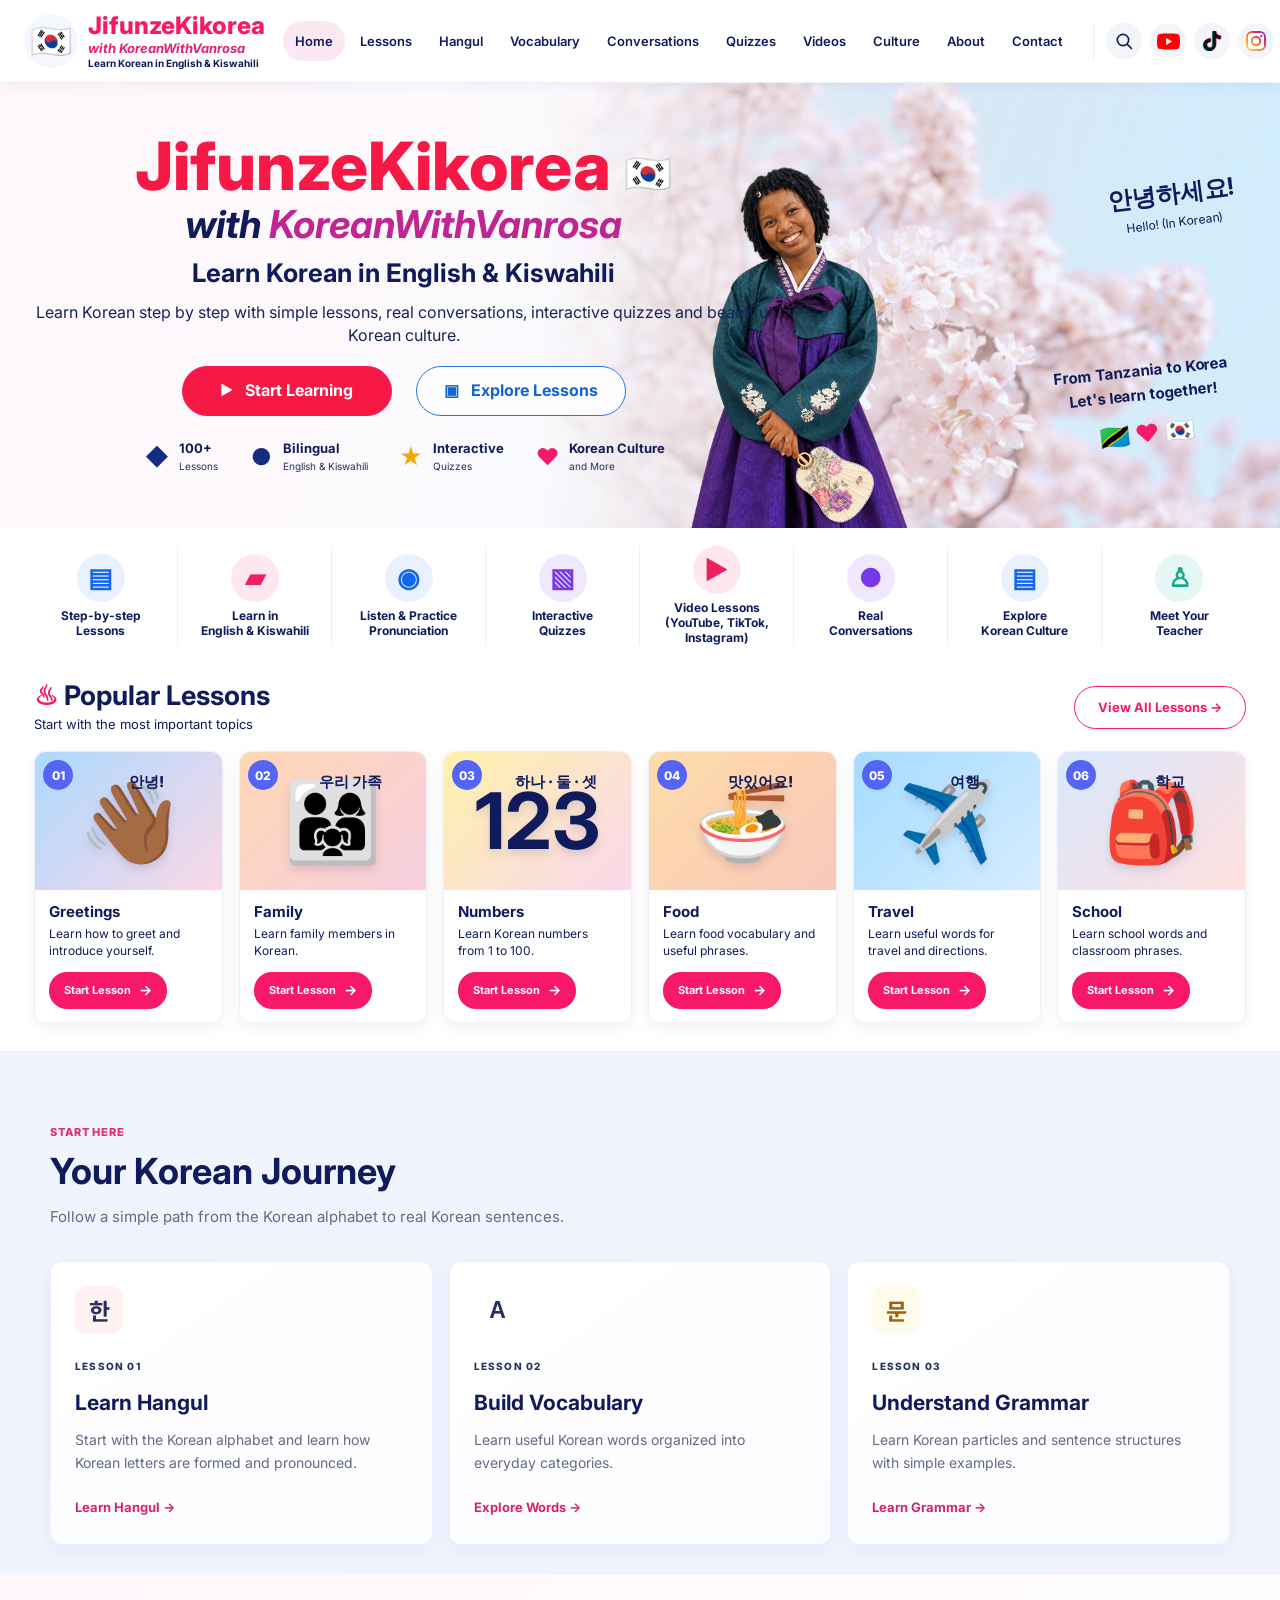
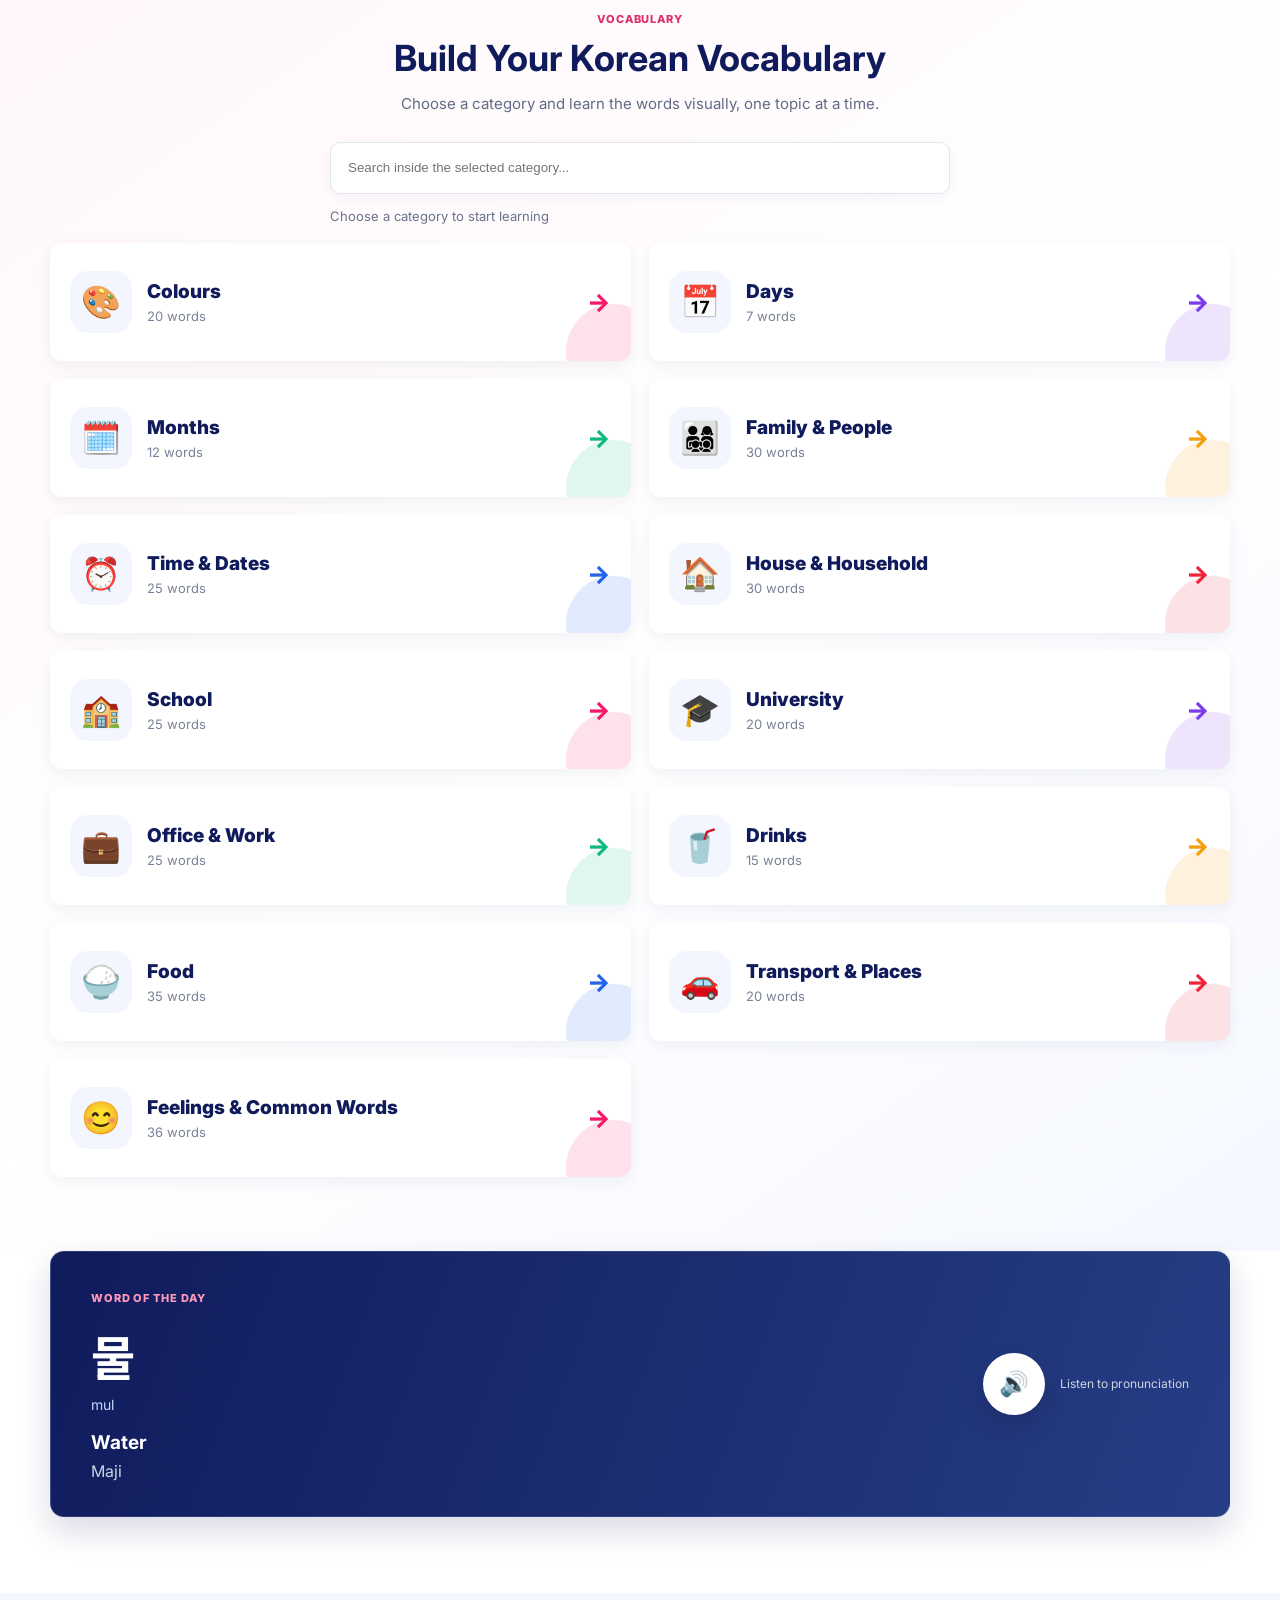
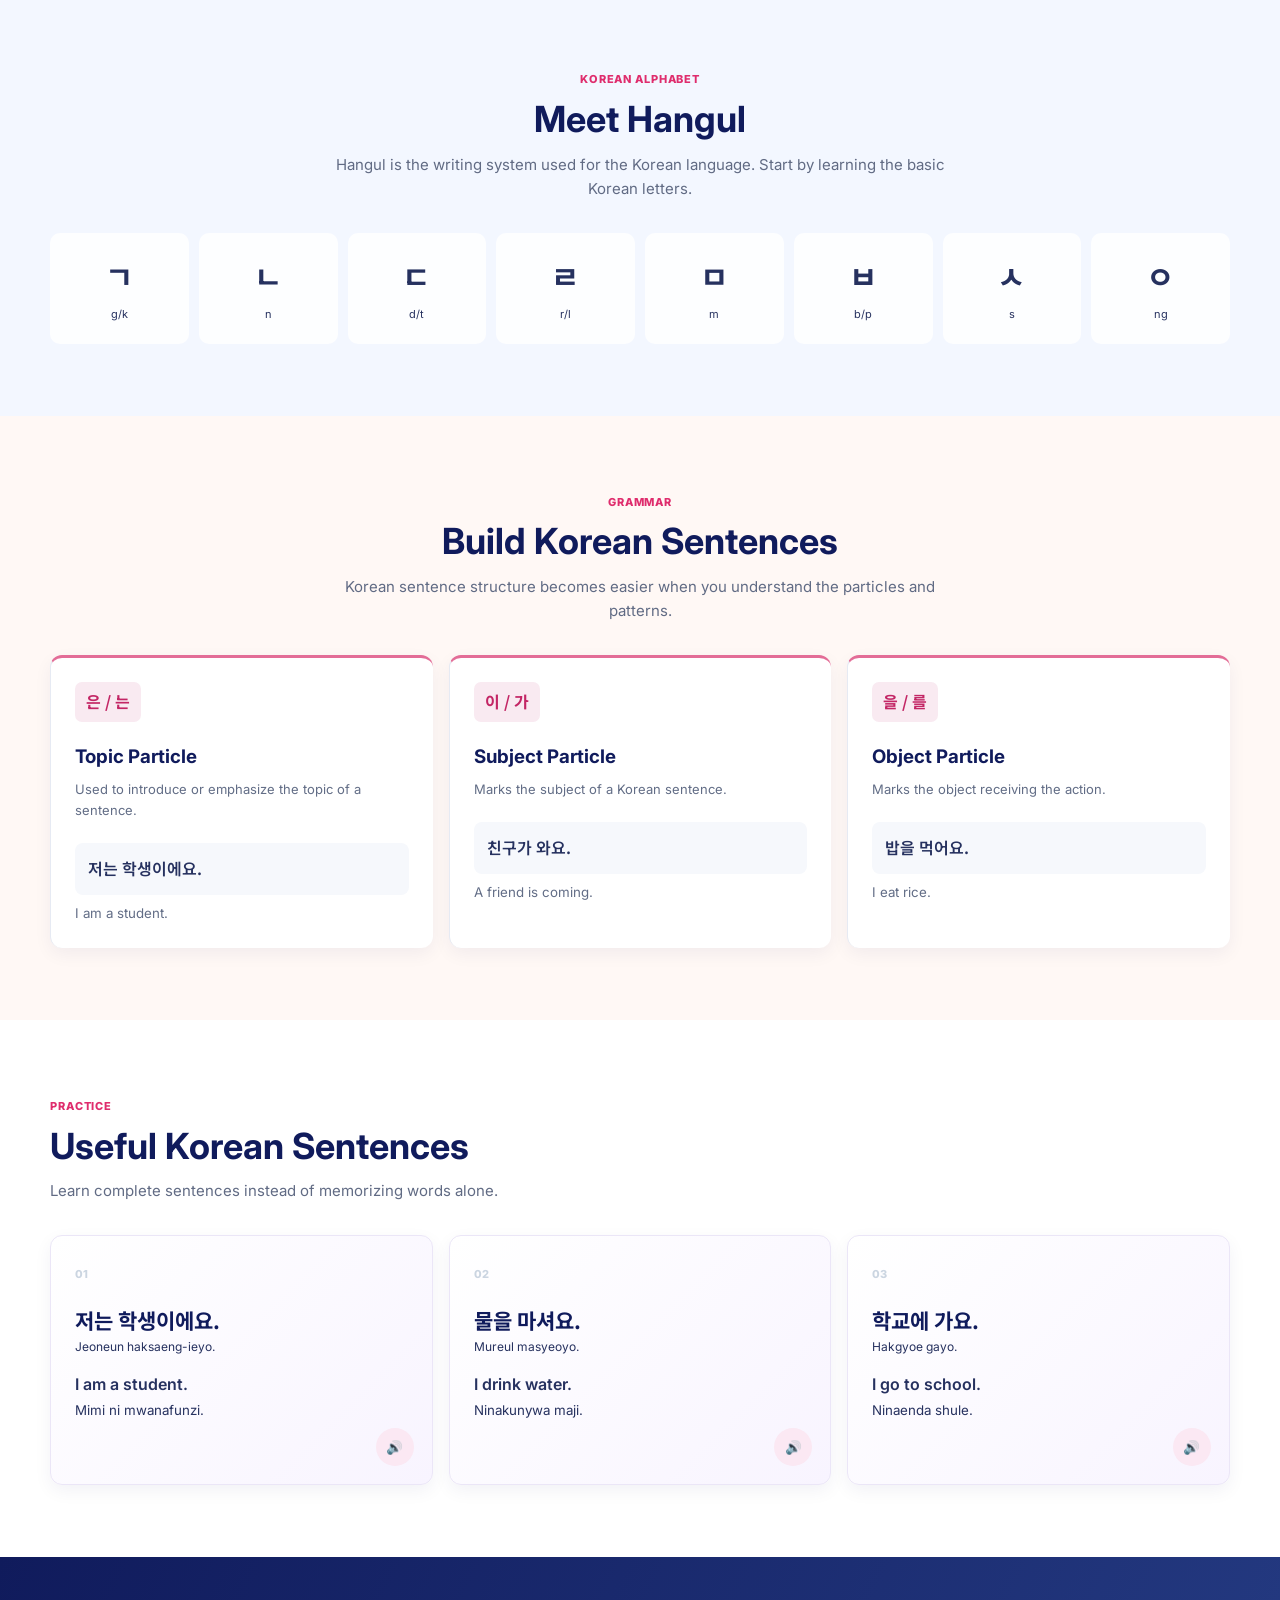
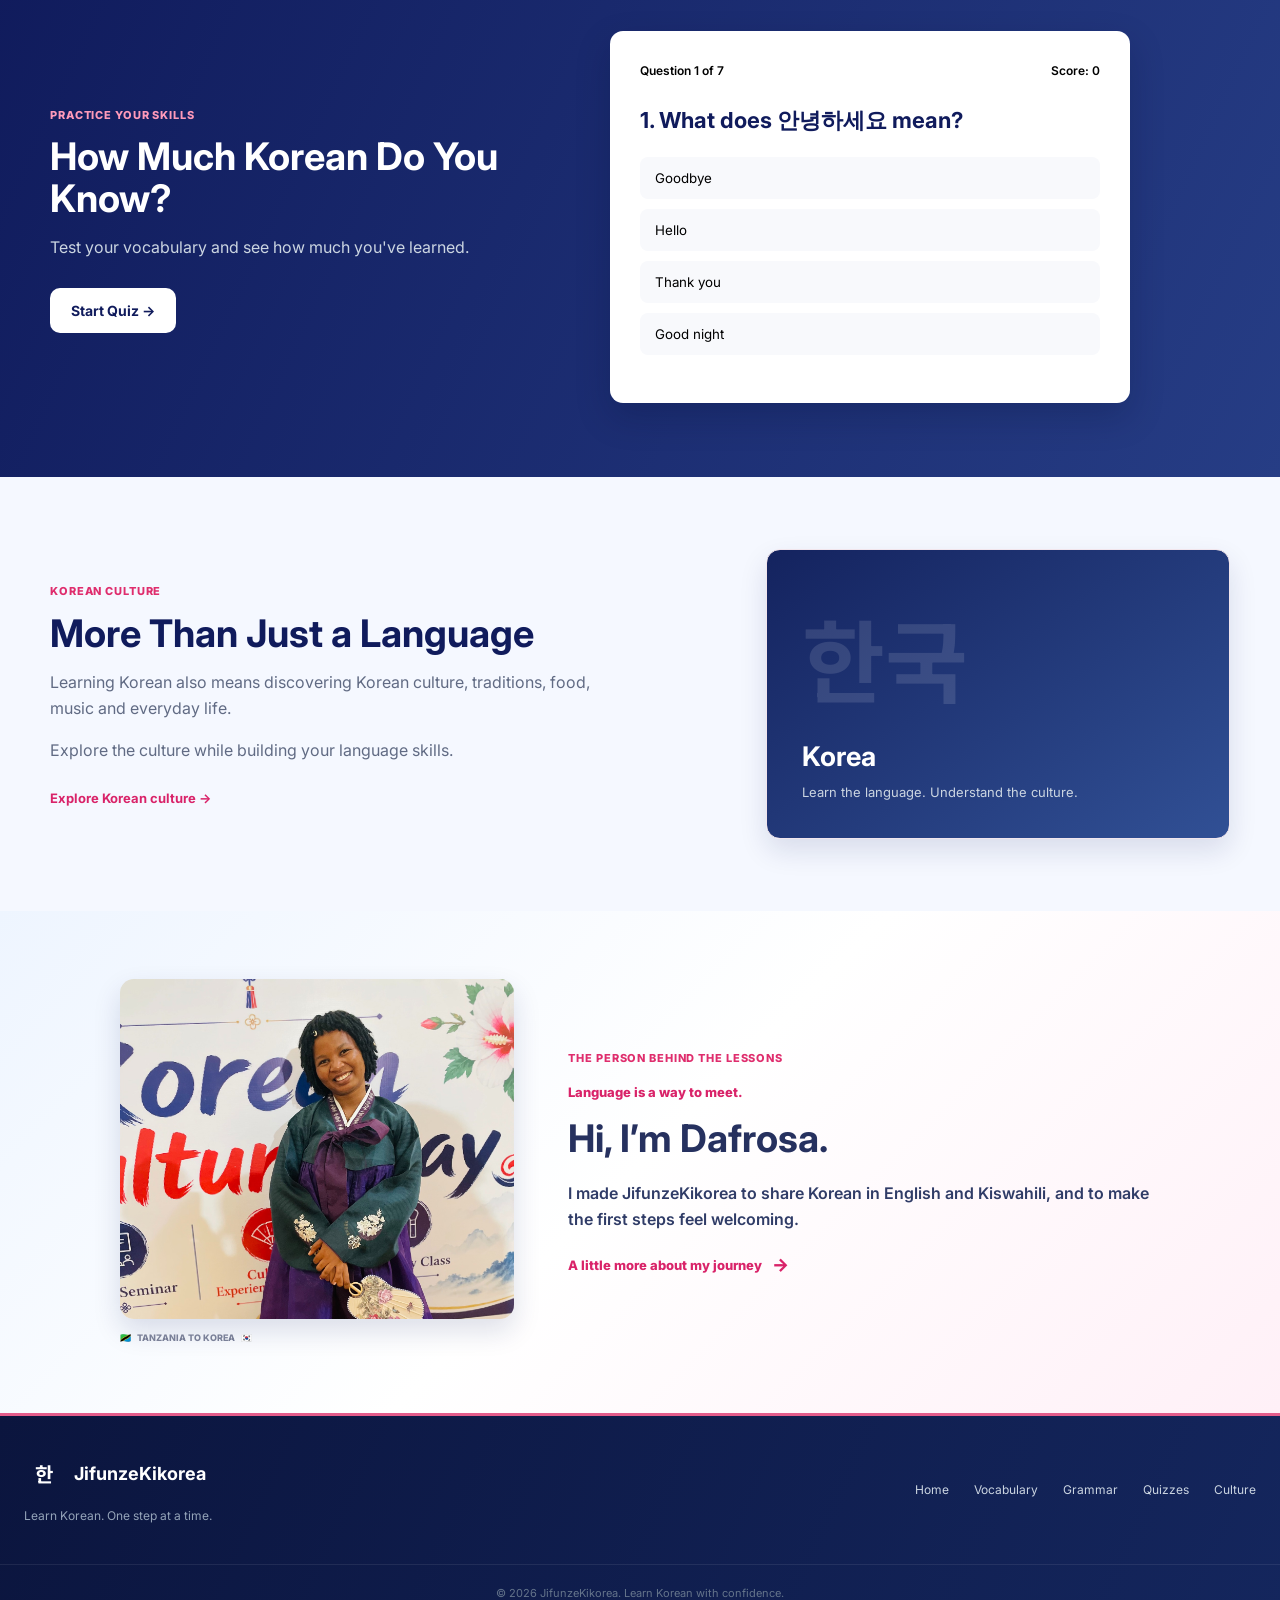
<file: index.html>
<!DOCTYPE html>
<html lang="en">
<head>
    <meta charset="UTF-8">
    <meta name="viewport" content="width=device-width, initial-scale=1.0">

    <title>JifunzeKikorea | Learn Korean</title>

    <meta name="description"
          content="JifunzeKikorea is a Korean learning platform for vocabulary, Hangul, grammar, sentences and quizzes.">

    <link rel="preconnect" href="https://fonts.googleapis.com">
    <link rel="preconnect" href="https://fonts.gstatic.com" crossorigin>

    <link href="https://fonts.googleapis.com/css2?family=Inter:wght@400;500;600;700;800&family=Noto+Sans+KR:wght@400;500;600;700&display=swap"
          rel="stylesheet">

    <link rel="stylesheet" href="style.css">
    <script src="site-shell.js" defer></script>
    <script src="script.js" defer></script>
</head>

<body data-page="home">
<div id="site-header"></div>

<main>
<section class="mock-hero" id="home" data-site-background="heroBackground">
    <div class="mock-hero-inner">
        <div class="mock-hero-copy">
            <h1><span data-site-field="heroPrefix">Jifunze</span><span data-site-field="heroAccent">Kikorea</span> <b aria-label="South Korean flag">🇰🇷</b></h1>
            <p class="mock-script">with <span data-site-field="heroByline">KoreanWithVanrosa</span></p>
            <h2 data-site-field="heroSubheading">Learn Korean in English &amp; Kiswahili</h2>
            <p class="mock-description" data-site-field="heroDescription">Learn Korean step by step with simple lessons, real conversations, interactive quizzes and beautiful Korean culture.</p>
            <div class="mock-hero-actions">
                <a class="mock-primary" href="lessons.html"><span aria-hidden="true">▶</span> Start Learning</a>
                <a class="mock-secondary" href="lessons.html"><span aria-hidden="true">▣</span> Explore Lessons</a>
            </div>
            <div class="mock-proof">
                <div><span class="proof-icon">◆</span><strong>100+</strong><small>Lessons</small></div>
                <div><span class="proof-icon">●</span><strong>Bilingual</strong><small>English &amp; Kiswahili</small></div>
                <div><span class="proof-icon proof-gold">★</span><strong>Interactive</strong><small>Quizzes</small></div>
                <div><span class="proof-icon proof-pink">♥</span><strong>Korean Culture</strong><small>and More</small></div>
            </div>
        </div>
        <img class="mock-portrait" src="portrait-hero.png" data-site-image="heroPortrait" alt="Dafrosa Raymond wearing a Korean hanbok">
        <div class="mock-greeting"><strong>안녕하세요!</strong><small>Hello! (In Korean)</small></div>
        <div class="mock-note"><strong>From Tanzania to Korea</strong><span>Let's learn together!</span><small>🇹🇿 <b>♥</b> 🇰🇷</small></div>
    </div>
</section>

<nav class="shortcut-strip" aria-label="Learning shortcuts">
    <a href="lessons.html"><span class="shortcut-icon blue-icon">▤</span><strong>Step-by-step<br>Lessons</strong></a>
    <a href="vocabulary.html"><span class="shortcut-icon pink-icon">▰</span><strong>Learn in<br>English &amp; Kiswahili</strong></a>
    <a href="conversations.html"><span class="shortcut-icon blue-icon">◉</span><strong>Listen &amp; Practice<br>Pronunciation</strong></a>
    <a href="quizzes.html"><span class="shortcut-icon purple-icon">▧</span><strong>Interactive<br>Quizzes</strong></a>
    <a href="videos.html"><span class="shortcut-icon pink-icon">▶</span><strong>Video Lessons<br>(YouTube, TikTok, Instagram)</strong></a>
    <a href="conversations.html"><span class="shortcut-icon purple-icon">●</span><strong>Real<br>Conversations</strong></a>
    <a href="culture.html"><span class="shortcut-icon blue-icon">▤</span><strong>Explore<br>Korean Culture</strong></a>
    <a href="about.html"><span class="shortcut-icon green-icon">♙</span><strong>Meet Your<br>Teacher</strong></a>
</nav>

<section class="popular-section" aria-labelledby="popular-title">
    <div class="popular-heading">
        <div><h2 id="popular-title"><span aria-hidden="true">♨</span> Popular Lessons</h2><p>Start with the most important topics</p></div>
        <a href="lessons.html">View All Lessons <span aria-hidden="true">→</span></a>
    </div>
    <div class="popular-grid">
        <a class="popular-card" href="conversations.html"><div class="lesson-art art-greetings"><span>안녕!</span><b>👋🏾</b><small>01</small></div><div class="lesson-copy"><h3>Greetings</h3><p>Learn how to greet and introduce yourself.</p><span>Start Lesson <b>→</b></span></div></a>
        <a class="popular-card" href="vocabulary.html"><div class="lesson-art art-family"><span>우리 가족</span><b>👨‍👩‍👧</b><small>02</small></div><div class="lesson-copy"><h3>Family</h3><p>Learn family members in Korean.</p><span>Start Lesson <b>→</b></span></div></a>
        <a class="popular-card" href="vocabulary.html"><div class="lesson-art art-numbers"><span>하나 · 둘 · 셋</span><b>123</b><small>03</small></div><div class="lesson-copy"><h3>Numbers</h3><p>Learn Korean numbers from 1 to 100.</p><span>Start Lesson <b>→</b></span></div></a>
        <a class="popular-card" href="vocabulary.html"><div class="lesson-art art-food"><span>맛있어요!</span><b>🍜</b><small>04</small></div><div class="lesson-copy"><h3>Food</h3><p>Learn food vocabulary and useful phrases.</p><span>Start Lesson <b>→</b></span></div></a>
        <a class="popular-card" href="vocabulary.html"><div class="lesson-art art-travel"><span>여행</span><b>✈️</b><small>05</small></div><div class="lesson-copy"><h3>Travel</h3><p>Learn useful words for travel and directions.</p><span>Start Lesson <b>→</b></span></div></a>
        <a class="popular-card" href="vocabulary.html"><div class="lesson-art art-school"><span>학교</span><b>🎒</b><small>06</small></div><div class="lesson-copy"><h3>School</h3><p>Learn school words and classroom phrases.</p><span>Start Lesson <b>→</b></span></div></a>
    </div>
</section>


<!-- ================= LEARN ================= -->

<section class="section" id="learn">

    <div class="section-heading">

        <div>
            <span class="section-label">START HERE</span>

            <h2>Your Korean Journey</h2>

            <p>
                Follow a simple path from the Korean alphabet to
                real Korean sentences.
            </p>
        </div>

    </div>


    <div class="learning-grid">

        <article class="learning-card featured-learning">

            <div class="learning-icon">
                한
            </div>

            <div>

                <span class="card-label">LESSON 01</span>

                <h3>Learn Hangul</h3>

                <p>
                    Start with the Korean alphabet and learn how
                    Korean letters are formed and pronounced.
                </p>

                <a href="#hangul">
                    Learn Hangul →
                </a>

            </div>

        </article>


        <article class="learning-card">

            <div class="learning-icon blue">
                A
            </div>

            <div>

                <span class="card-label">LESSON 02</span>

                <h3>Build Vocabulary</h3>

                <p>
                    Learn useful Korean words organized into
                    everyday categories.
                </p>

                <a href="#vocabulary">
                    Explore Words →
                </a>

            </div>

        </article>


        <article class="learning-card">

            <div class="learning-icon gold">
                문
            </div>

            <div>

                <span class="card-label">LESSON 03</span>

                <h3>Understand Grammar</h3>

                <p>
                    Learn Korean particles and sentence structures
                    with simple examples.
                </p>

                <a href="#grammar">
                    Learn Grammar →
                </a>

            </div>

        </article>

    </div>

</section>


<!-- ================= VOCABULARY ================= -->

<section class="section section-soft" id="vocabulary">

    <div class="section-heading centered">
        <span class="section-label">VOCABULARY</span>
        <h2>Build Your Korean Vocabulary</h2>
        <p>Choose a category and learn the words visually, one topic at a time.</p>
    </div>

    <div class="vocabulary-tools">
        <input
            type="text"
            id="vocabularySearch"
            placeholder="Search inside the selected category..."
            autocomplete="off"
        >
        <select id="categoryFilter" style="display:none;">
            <option value="all">All Categories</option>
            <option value="Colours">Colours</option>
            <option value="Days">Days</option>
            <option value="Months">Months</option>
            <option value="Family & People">Family & People</option>
            <option value="Time & Dates">Time & Dates</option>
            <option value="House & Household">House & Household</option>
            <option value="School">School</option>
            <option value="University">University</option>
            <option value="Office & Work">Office & Work</option>
            <option value="Drinks">Drinks</option>
            <option value="Food">Food</option>
            <option value="Transport & Places">Transport & Places</option>
            <option value="Feelings & Common Words">Feelings & Common Words</option>
        </select>
    </div>

    <div class="vocabulary-status">
        <span id="vocabularyCount">Choose a category to start learning</span>
    </div>

    <div class="vocabulary-list" id="vocabulary-list"></div>

    <div class="vocabulary-empty" id="vocabularyEmpty" style="display:none;">
        <div>🔎</div>
        <h3>No words found</h3>
        <p>Try another word.</p>
    </div>

</section>


<!-- ================= WORD OF THE DAY ================= -->

<section class="word-section">

    <div class="word-card">

        <div class="word-left">

            <span class="section-label">
                WORD OF THE DAY
            </span>

            <h2>물</h2>

            <p class="word-romanization">
                mul
            </p>

            <p class="word-english">
                Water
            </p>

            <p class="word-swahili">
                Maji
            </p>

        </div>

        <div class="word-right">

            <button
                class="large-listen"
                onclick="speak('물')">

                🔊

            </button>

            <span>
                Listen to pronunciation
            </span>

        </div>

    </div>

</section>


<!-- ================= HANGUL ================= -->

<section class="section" id="hangul">

    <div class="section-heading centered">

        <span class="section-label">KOREAN ALPHABET</span>

        <h2>Meet Hangul</h2>

        <p>
            Hangul is the writing system used for the Korean language.
            Start by learning the basic Korean letters.
        </p>

    </div>


    <div class="hangul-preview">

        <div class="hangul-item">
            <strong>ㄱ</strong>
            <span>g/k</span>
        </div>

        <div class="hangul-item">
            <strong>ㄴ</strong>
            <span>n</span>
        </div>

        <div class="hangul-item">
            <strong>ㄷ</strong>
            <span>d/t</span>
        </div>

        <div class="hangul-item">
            <strong>ㄹ</strong>
            <span>r/l</span>
        </div>

        <div class="hangul-item">
            <strong>ㅁ</strong>
            <span>m</span>
        </div>

        <div class="hangul-item">
            <strong>ㅂ</strong>
            <span>b/p</span>
        </div>

        <div class="hangul-item">
            <strong>ㅅ</strong>
            <span>s</span>
        </div>

        <div class="hangul-item">
            <strong>ㅇ</strong>
            <span>ng</span>
        </div>

    </div>

</section>


<!-- ================= GRAMMAR ================= -->

<section class="section section-soft" id="grammar">

    <div class="section-heading centered">

        <span class="section-label">GRAMMAR</span>

        <h2>Build Korean Sentences</h2>

        <p>
            Korean sentence structure becomes easier when you understand
            the particles and patterns.
        </p>

    </div>


    <div class="grammar-grid">

        <article class="grammar-card">

            <span class="grammar-particle">은 / 는</span>

            <h3>Topic Particle</h3>

            <p>
                Used to introduce or emphasize the topic of a sentence.
            </p>

            <div class="grammar-example">
                저는 학생이에요.
            </div>

            <small>
                I am a student.
            </small>

        </article>


        <article class="grammar-card">

            <span class="grammar-particle">이 / 가</span>

            <h3>Subject Particle</h3>

            <p>
                Marks the subject of a Korean sentence.
            </p>

            <div class="grammar-example">
                친구가 와요.
            </div>

            <small>
                A friend is coming.
            </small>

        </article>


        <article class="grammar-card">

            <span class="grammar-particle">을 / 를</span>

            <h3>Object Particle</h3>

            <p>
                Marks the object receiving the action.
            </p>

            <div class="grammar-example">
                밥을 먹어요.
            </div>

            <small>
                I eat rice.
            </small>

        </article>

    </div>

</section>


<!-- ================= SENTENCES ================= -->

<section class="section" id="sentences">

    <div class="section-heading">

        <div>
            <span class="section-label">PRACTICE</span>

            <h2>Useful Korean Sentences</h2>

            <p>
                Learn complete sentences instead of memorizing
                words alone.
            </p>
        </div>

    </div>


    <div class="sentence-grid">

        <article class="sentence-card">

            <span class="sentence-number">01</span>

            <h3>저는 학생이에요.</h3>

            <p>Jeoneun haksaeng-ieyo.</p>

            <div>
                I am a student.
            </div>

            <small>
                Mimi ni mwanafunzi.
            </small>

            <button onclick="speak('저는 학생이에요.')">
                🔊
            </button>

        </article>


        <article class="sentence-card">

            <span class="sentence-number">02</span>

            <h3>물을 마셔요.</h3>

            <p>Mureul masyeoyo.</p>

            <div>
                I drink water.
            </div>

            <small>
                Ninakunywa maji.
            </small>

            <button onclick="speak('물을 마셔요.')">
                🔊
            </button>

        </article>


        <article class="sentence-card">

            <span class="sentence-number">03</span>

            <h3>학교에 가요.</h3>

            <p>Hakgyoe gayo.</p>

            <div>
                I go to school.
            </div>

            <small>
                Ninaenda shule.
            </small>

            <button onclick="speak('학교에 가요.')">
                🔊
            </button>

        </article>

    </div>

</section>


<!-- ================= QUIZ ================= -->

<section class="quiz-section" id="quiz">

    <div class="quiz-intro">

        <span class="section-label">PRACTICE YOUR SKILLS</span>

        <h2>How Much Korean Do You Know?</h2>

        <p>
            Test your vocabulary and see how much you've learned.
        </p>

        <button class="primary-button" onclick="startQuiz()">
            Start Quiz →
        </button>

    </div>


    <div class="quiz-box" id="quizBox">

        <div class="quiz-top">

            <span id="quizProgress">
                Question 1
            </span>

            <span id="quizScore">
                Score: 0
            </span>

        </div>

        <h3 id="quizQuestion" class="quiz-question">
            What does 물 mean?
        </h3>

        <div id="quizOptions" class="quiz-options">

            <button class="quiz-option">Water</button>

            <button class="quiz-option">Food</button>

            <button class="quiz-option">School</button>

            <button class="quiz-option">Friend</button>

        </div>

        <div id="quizResult"></div>

    </div>

</section>


<!-- ================= CULTURE ================= -->

<section class="section" id="culture">

    <div class="culture-layout">

        <div class="culture-text">

            <span class="section-label">KOREAN CULTURE</span>

            <h2>More Than Just a Language</h2>

            <p>
                Learning Korean also means discovering Korean culture,
                traditions, food, music and everyday life.
            </p>

            <p>
                Explore the culture while building your language skills.
            </p>

            <a href="#home" class="text-link">
                Explore Korean culture →
            </a>

        </div>


        <div class="culture-card">

            <div class="culture-symbol">
                한국
            </div>

            <h3>Korea</h3>

            <p>
                Learn the language. Understand the culture.
            </p>

        </div>

    </div>

</section>



<section class="about-section" id="about">
<div class="about-content">
    <div class="creator-portrait">
        <img src="photo.jpeg" alt="Dafrosa Raymond wearing a Korean hanbok" class="creator-photo">
        <span class="creator-location">🇹🇿 &nbsp; TANZANIA TO KOREA &nbsp; 🇰🇷</span>
    </div>
    <div class="creator-copy">
        <span class="section-label">THE PERSON BEHIND THE LESSONS</span>
        <p class="creator-kicker">Language is a way to meet.</p>
        <h2>Hi, I’m Dafrosa.</h2>
        <p class="creator-lead">I made JifunzeKikorea to share Korean in English and Kiswahili, and to make the first steps feel welcoming.</p>
        <a class="creator-story-link" href="about.html">A little more about my journey <span>→</span></a>
    </div>
</div>
</section>



<!-- ================= FOOTER ================= -->

<footer id="contact">

    <div class="footer-content">

        <div class="footer-brand">

            <div class="footer-logo">
                <span class="logo-mark">한</span>
                JifunzeKikorea
            </div>

            <p>
                Learn Korean. One step at a time.
            </p>

        </div>


        <div class="footer-links">

            <a href="#home">Home</a>

            <a href="#vocabulary">Vocabulary</a>

            <a href="#grammar">Grammar</a>

            <a href="#quiz">Quizzes</a>

            <a href="#culture">Culture</a>

        </div>

    </div>


    <div class="footer-bottom">

        <p>
            © 2026 JifunzeKikorea. Learn Korean with confidence.
        </p>

    </div>

</footer>

<script src="https://identity.netlify.com/v1/netlify-identity-widget.js"></script>
<script>
    if (window.netlifyIdentity) {
        window.netlifyIdentity.on("init", user => {
            if (!user) {
                window.netlifyIdentity.on("login", () => {
                    window.location.href = "/admin/";
                });
            }
        });
    }
</script>
</body>
</html>
</file>
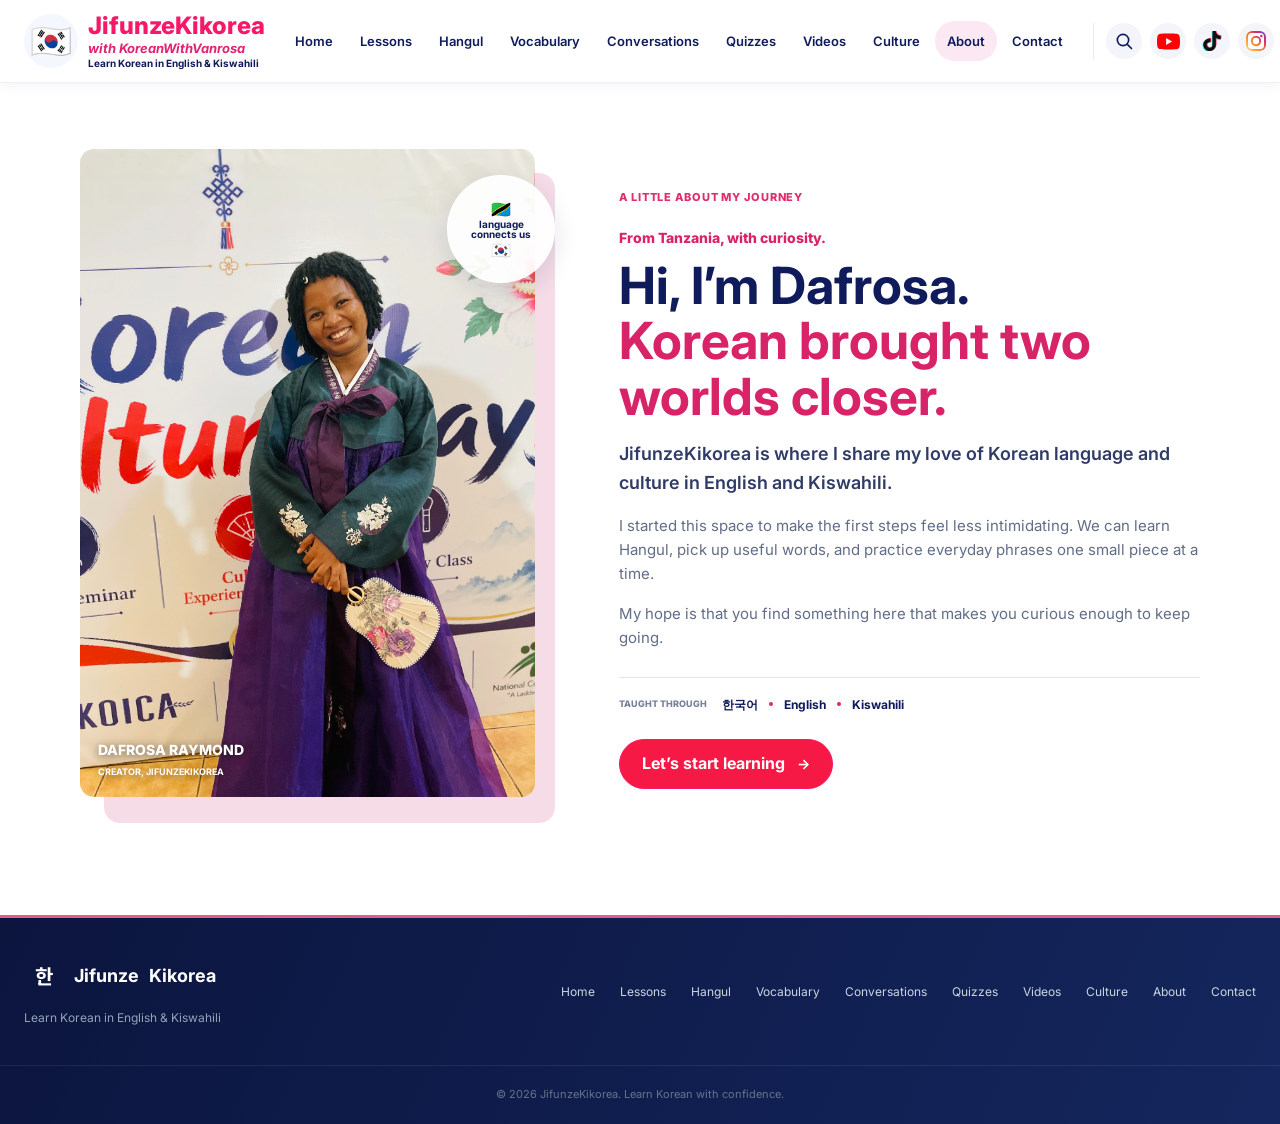
<file: about.html>
<!DOCTYPE html>
<html lang="en">
<head>
    <meta charset="UTF-8">
    <meta name="viewport" content="width=device-width, initial-scale=1.0">
    <title>About Dafrosa | JifunzeKikorea</title>
    <meta name="description" content="Meet Dafrosa Raymond, creator of JifunzeKikorea.">
    <link rel="preconnect" href="https://fonts.googleapis.com"><link rel="preconnect" href="https://fonts.gstatic.com" crossorigin>
    <link href="https://fonts.googleapis.com/css2?family=Inter:wght@400;500;600;700;800&family=Noto+Sans+KR:wght@400;500;600;700&display=swap" rel="stylesheet">
    <link rel="stylesheet" href="style.css"><script src="site-shell.js" defer></script><script src="script.js" defer></script>
</head>
<body data-page="about">
<div id="site-header"></div>
<main class="page-main">
    <section class="about-story-layout">
        <figure class="about-portrait-figure">
            <img src="photo.jpeg" data-site-image="creatorPhoto" alt="Dafrosa Raymond wearing a Korean hanbok">
            <figcaption><span>DAFROSA RAYMOND</span><span>CREATOR, JIFUNZEKIKOREA</span></figcaption>
            <div class="about-journey-stamp"><span>🇹🇿</span><b>language<br>connects us</b><span>🇰🇷</span></div>
        </figure>
        <div class="about-story-copy">
            <span class="section-label" data-site-field="aboutEyebrow">A LITTLE ABOUT MY JOURNEY</span>
            <p class="about-kicker" data-site-field="aboutKicker">From Tanzania, with curiosity.</p>
            <h1 data-site-headline="aboutHeadline">Hi, I’m Dafrosa.<br><span>Korean brought two worlds closer.</span></h1>
            <p class="about-lead" data-site-field="aboutLead">JifunzeKikorea is where I share my love of Korean language and culture in English and Kiswahili.</p>
            <p data-site-field="aboutStory">I started this space to make the first steps feel less intimidating. We can learn Hangul, pick up useful words, and practice everyday phrases one small piece at a time.</p>
            <p data-site-field="aboutMission">My hope is that you find something here that makes you curious enough to keep going.</p>
            <div class="about-language-line"><span>TAUGHT THROUGH</span><strong>한국어</strong><i></i><strong>English</strong><i></i><strong>Kiswahili</strong></div>
            <a class="mock-primary" href="lessons.html">Let’s start learning <span>→</span></a>
        </div>
    </section>
</main>
<div id="site-footer"></div>
</body>
</html>
</file>
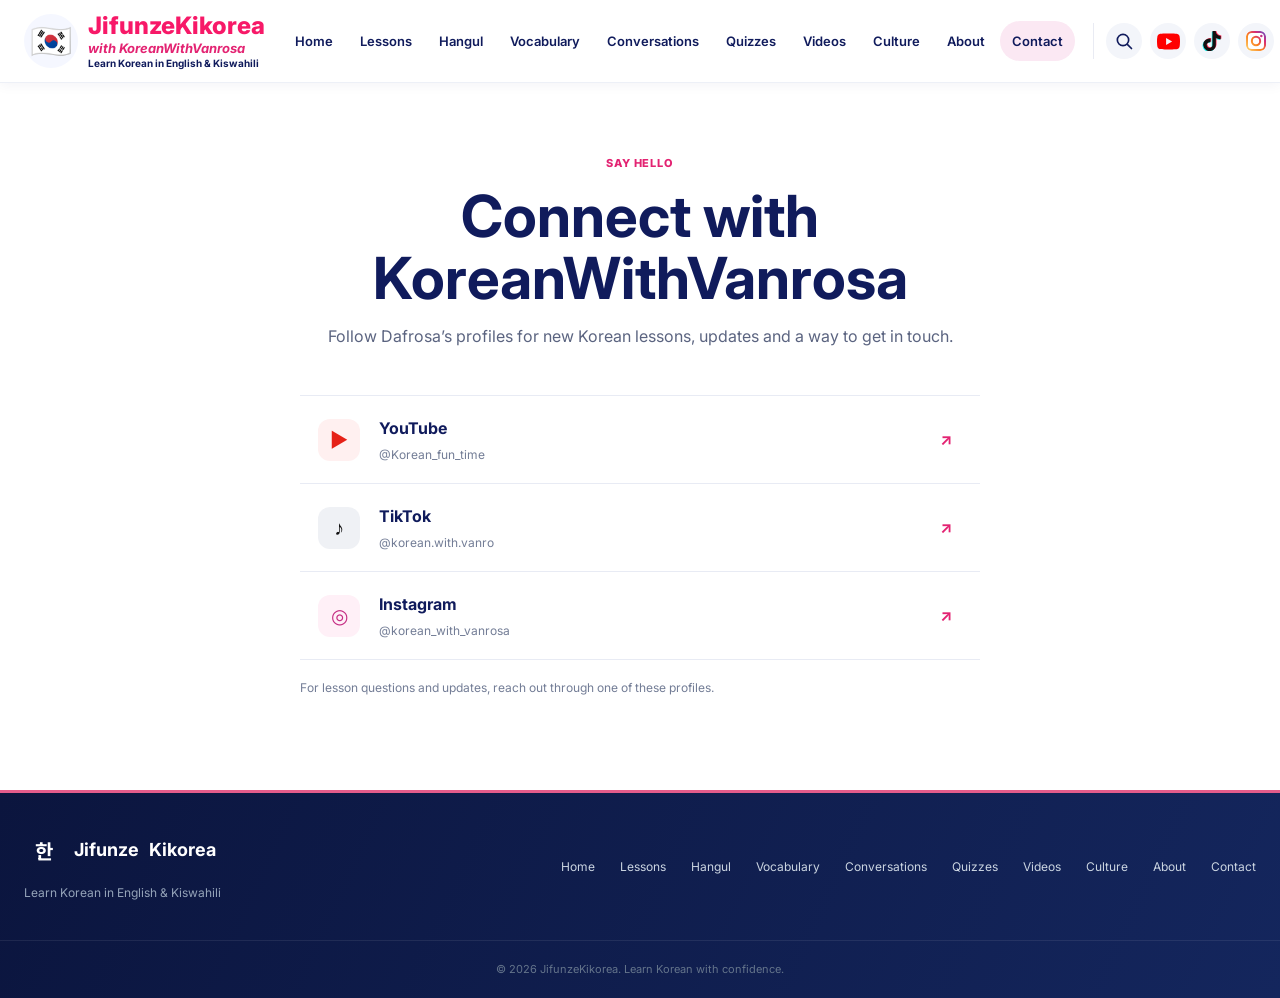
<file: contact.html>
<!DOCTYPE html>
<html lang="en">
<head>
    <meta charset="UTF-8">
    <meta name="viewport" content="width=device-width, initial-scale=1.0">
    <title>Contact | JifunzeKikorea</title>
    <meta name="description" content="Find JifunzeKikorea across social video platforms.">
    <link rel="preconnect" href="https://fonts.googleapis.com"><link rel="preconnect" href="https://fonts.gstatic.com" crossorigin>
    <link href="https://fonts.googleapis.com/css2?family=Inter:wght@400;500;600;700;800&family=Noto+Sans+KR:wght@400;500;600;700&display=swap" rel="stylesheet">
    <link rel="stylesheet" href="style.css"><script src="site-shell.js" defer></script><script src="script.js" defer></script>
</head>
<body data-page="contact">
<div id="site-header"></div>
<main class="page-main contact-page">
    <section class="page-intro"><span class="section-label">SAY HELLO</span><h1>Connect with KoreanWithVanrosa</h1><p>Follow Dafrosa’s profiles for new Korean lessons, updates and a way to get in touch.</p></section>
    <section class="contact-platforms" aria-label="Social platforms">
        <a href="https://www.youtube.com/@Korean_fun_time" target="_blank" rel="noopener noreferrer"><span class="contact-symbol youtube-symbol">▶</span><span><strong>YouTube</strong><small>@Korean_fun_time</small></span><b>↗</b></a>
        <a href="https://www.tiktok.com/@korean.with.vanro" target="_blank" rel="noopener noreferrer"><span class="contact-symbol tiktok-symbol">♪</span><span><strong>TikTok</strong><small>@korean.with.vanro</small></span><b>↗</b></a>
        <a href="https://www.instagram.com/korean_with_vanrosa?utm_source=ig_web_button_share_sheet&amp;dlrf=ZDNlZDc0MzIxNw==" target="_blank" rel="noopener noreferrer"><span class="contact-symbol instagram-symbol">◎</span><span><strong>Instagram</strong><small>@korean_with_vanrosa</small></span><b>↗</b></a>
    </section>
    <p class="contact-note">For lesson questions and updates, reach out through one of these profiles.</p>
</main>
<div id="site-footer"></div>
</body>
</html>
</file>
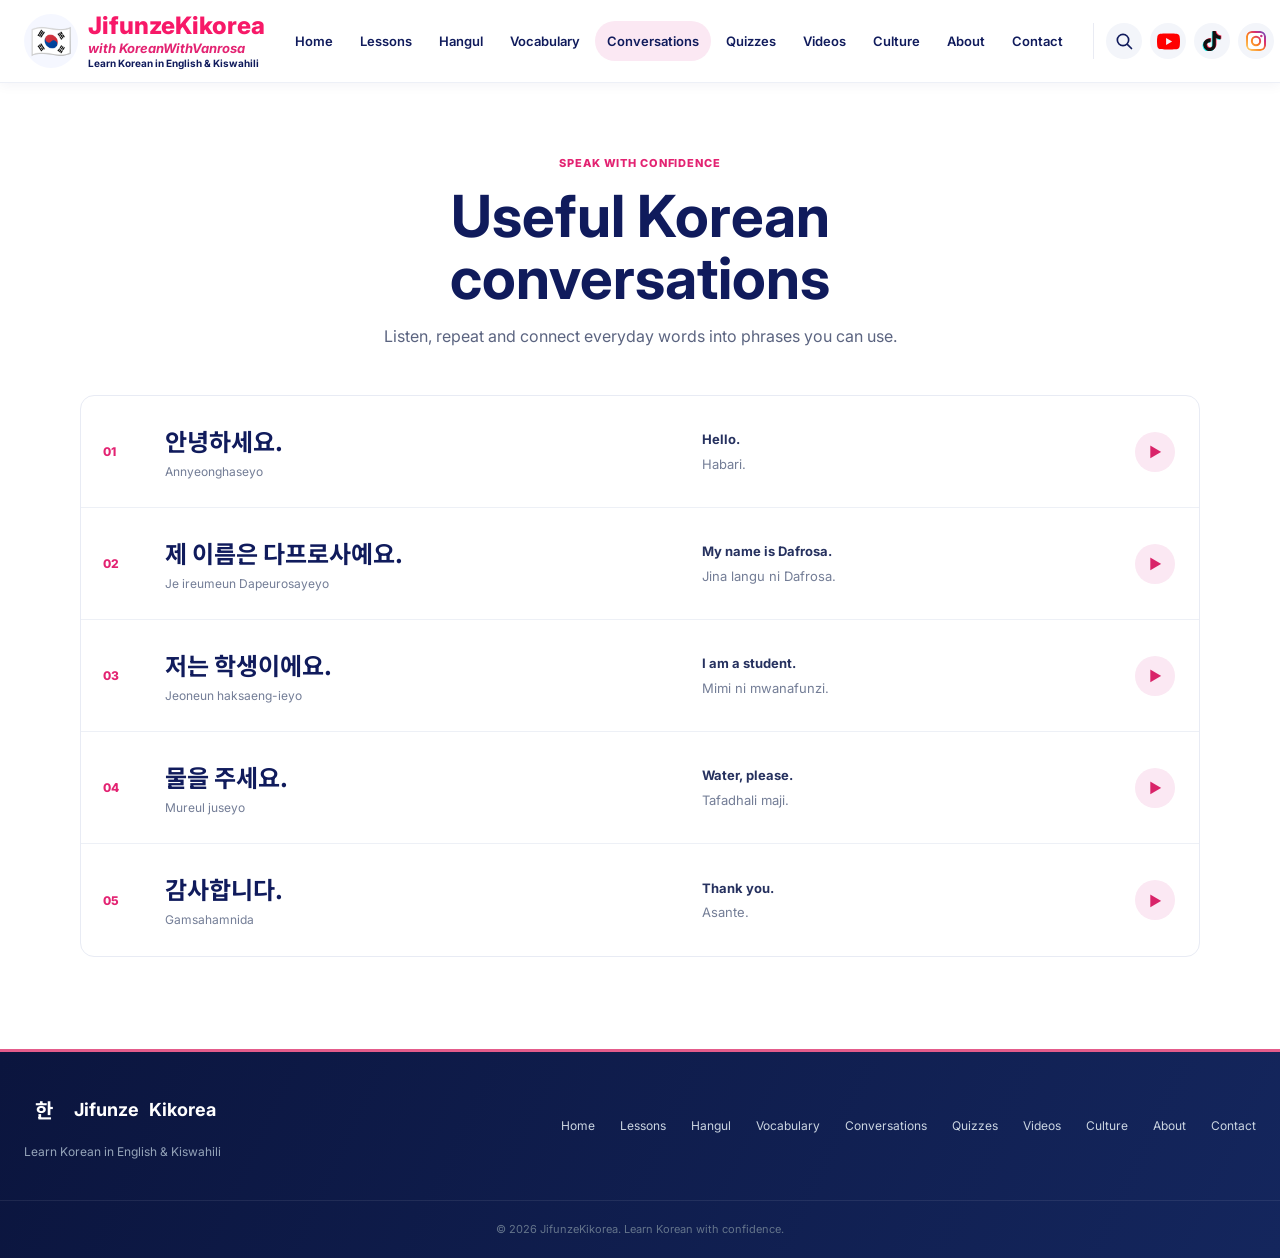
<file: conversations.html>
<!DOCTYPE html>
<html lang="en">
<head>
    <meta charset="UTF-8">
    <meta name="viewport" content="width=device-width, initial-scale=1.0">
    <title>Korean Conversations | JifunzeKikorea</title>
    <meta name="description" content="Practice useful Korean phrases with pronunciation and translations.">
    <link rel="preconnect" href="https://fonts.googleapis.com"><link rel="preconnect" href="https://fonts.gstatic.com" crossorigin>
    <link href="https://fonts.googleapis.com/css2?family=Inter:wght@400;500;600;700;800&family=Noto+Sans+KR:wght@400;500;600;700&display=swap" rel="stylesheet">
    <link rel="stylesheet" href="style.css"><script src="site-shell.js" defer></script><script src="script.js" defer></script>
</head>
<body data-page="conversations">
<div id="site-header"></div>
<main class="page-main">
    <section class="page-intro"><span class="section-label">SPEAK WITH CONFIDENCE</span><h1>Useful Korean conversations</h1><p>Listen, repeat and connect everyday words into phrases you can use.</p></section>
    <section class="phrase-list" aria-label="Korean practice phrases">
        <article class="phrase-row"><span class="phrase-index">01</span><div class="phrase-main"><h2>안녕하세요.</h2><p>Annyeonghaseyo</p></div><div class="phrase-meaning"><strong>Hello.</strong><span>Habari.</span></div><button class="phrase-play" type="button" onclick="speak('안녕하세요.')" aria-label="Listen to hello">▶</button></article>
        <article class="phrase-row"><span class="phrase-index">02</span><div class="phrase-main"><h2>제 이름은 다프로사예요.</h2><p>Je ireumeun Dapeurosayeyo</p></div><div class="phrase-meaning"><strong>My name is Dafrosa.</strong><span>Jina langu ni Dafrosa.</span></div><button class="phrase-play" type="button" onclick="speak('제 이름은 다프로사예요.')" aria-label="Listen to my name is Dafrosa">▶</button></article>
        <article class="phrase-row"><span class="phrase-index">03</span><div class="phrase-main"><h2>저는 학생이에요.</h2><p>Jeoneun haksaeng-ieyo</p></div><div class="phrase-meaning"><strong>I am a student.</strong><span>Mimi ni mwanafunzi.</span></div><button class="phrase-play" type="button" onclick="speak('저는 학생이에요.')" aria-label="Listen to I am a student">▶</button></article>
        <article class="phrase-row"><span class="phrase-index">04</span><div class="phrase-main"><h2>물을 주세요.</h2><p>Mureul juseyo</p></div><div class="phrase-meaning"><strong>Water, please.</strong><span>Tafadhali maji.</span></div><button class="phrase-play" type="button" onclick="speak('물을 주세요.')" aria-label="Listen to water please">▶</button></article>
        <article class="phrase-row"><span class="phrase-index">05</span><div class="phrase-main"><h2>감사합니다.</h2><p>Gamsahamnida</p></div><div class="phrase-meaning"><strong>Thank you.</strong><span>Asante.</span></div><button class="phrase-play" type="button" onclick="speak('감사합니다.')" aria-label="Listen to thank you">▶</button></article>
    </section>
</main>
<div id="site-footer"></div>
</body>
</html>
</file>
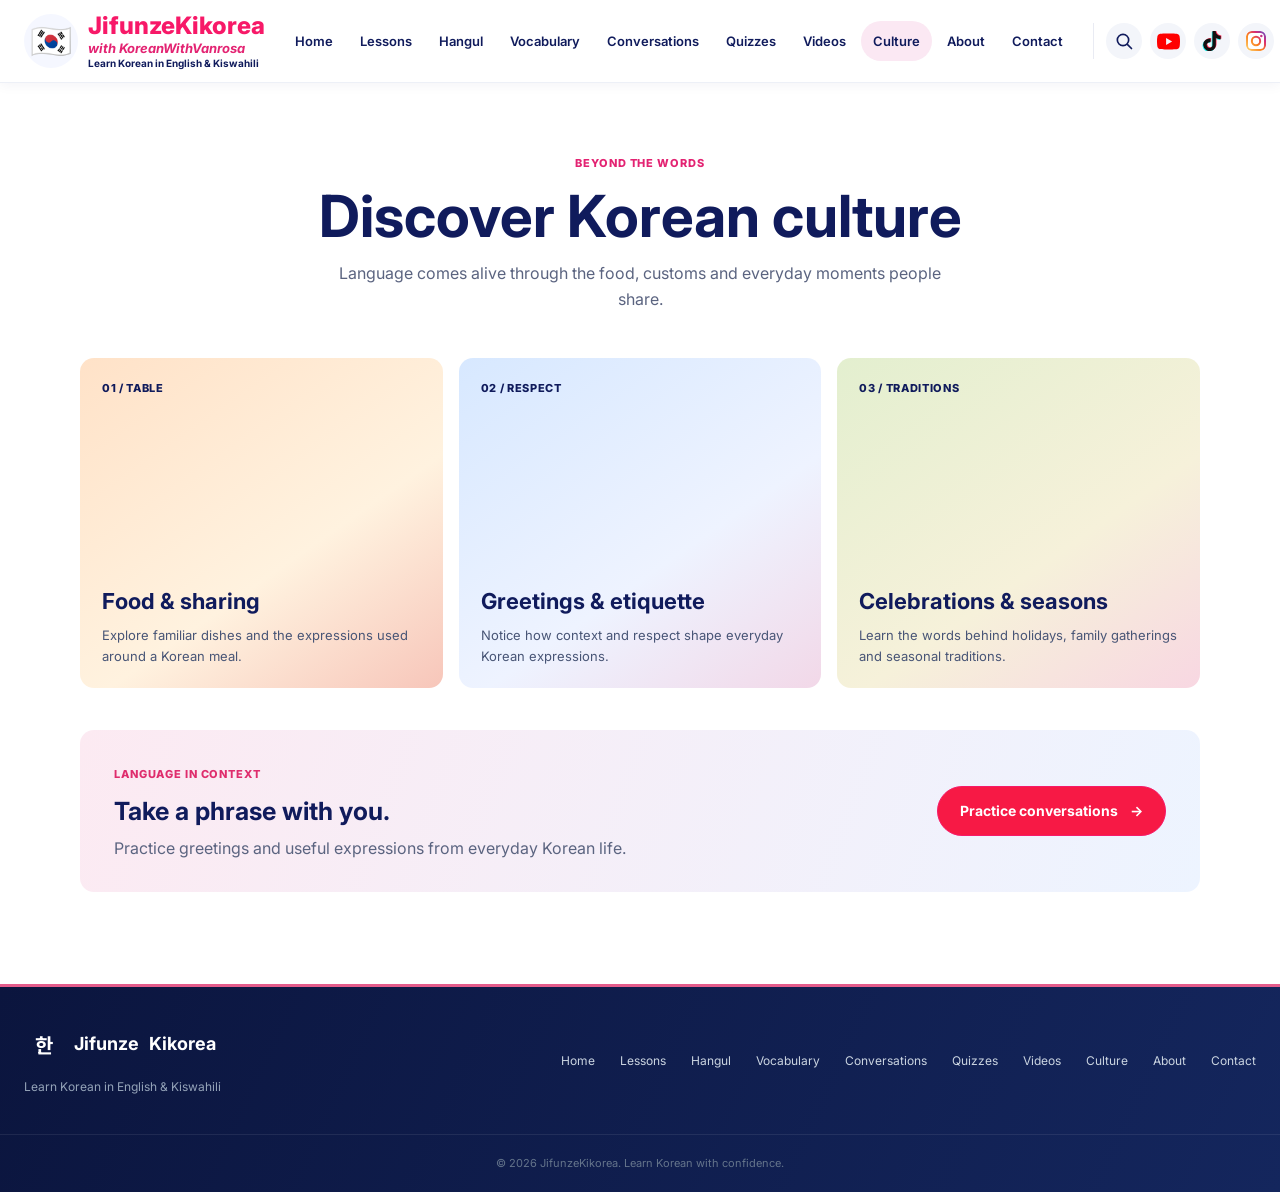
<file: culture.html>
<!DOCTYPE html>
<html lang="en">
<head>
    <meta charset="UTF-8">
    <meta name="viewport" content="width=device-width, initial-scale=1.0">
    <title>Korean Culture | JifunzeKikorea</title>
    <meta name="description" content="Explore Korean language, traditions, food and everyday culture.">
    <link rel="preconnect" href="https://fonts.googleapis.com"><link rel="preconnect" href="https://fonts.gstatic.com" crossorigin>
    <link href="https://fonts.googleapis.com/css2?family=Inter:wght@400;500;600;700;800&family=Noto+Sans+KR:wght@400;500;600;700&display=swap" rel="stylesheet">
    <link rel="stylesheet" href="style.css"><script src="site-shell.js" defer></script><script src="script.js" defer></script>
</head>
<body data-page="culture">
<div id="site-header"></div>
<main class="page-main">
    <section class="page-intro"><span class="section-label">BEYOND THE WORDS</span><h1>Discover Korean culture</h1><p>Language comes alive through the food, customs and everyday moments people share.</p></section>
    <section class="culture-topic-grid">
        <article class="culture-topic culture-food"><span>01 / TABLE</span><div><h2>Food &amp; sharing</h2><p>Explore familiar dishes and the expressions used around a Korean meal.</p></div></article>
        <article class="culture-topic culture-greetings"><span>02 / RESPECT</span><div><h2>Greetings &amp; etiquette</h2><p>Notice how context and respect shape everyday Korean expressions.</p></div></article>
        <article class="culture-topic culture-seasons"><span>03 / TRADITIONS</span><div><h2>Celebrations &amp; seasons</h2><p>Learn the words behind holidays, family gatherings and seasonal traditions.</p></div></article>
    </section>
    <section class="culture-next"><div><span class="section-label">LANGUAGE IN CONTEXT</span><h2>Take a phrase with you.</h2><p>Practice greetings and useful expressions from everyday Korean life.</p></div><a class="mock-primary" href="conversations.html">Practice conversations <span>→</span></a></section>
</main>
<div id="site-footer"></div>
</body>
</html>
</file>
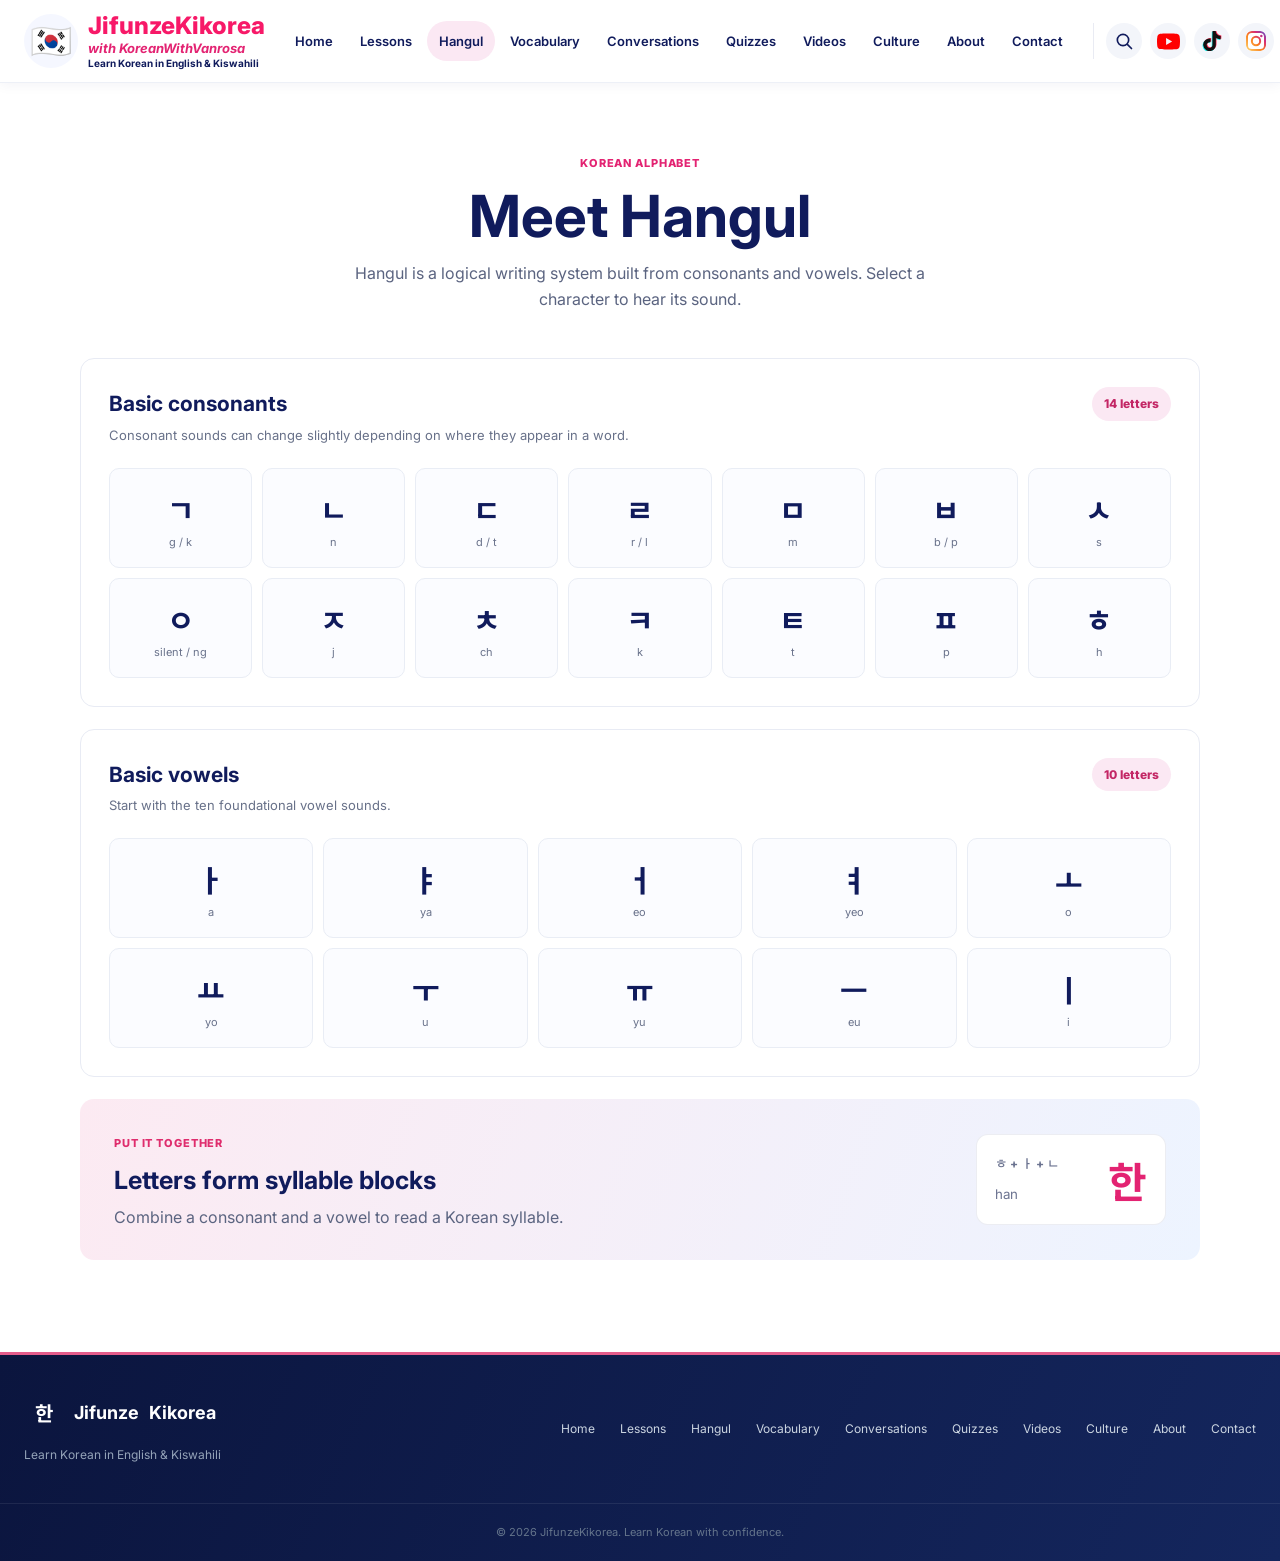
<file: hangul.html>
<!DOCTYPE html>
<html lang="en">
<head>
    <meta charset="UTF-8">
    <meta name="viewport" content="width=device-width, initial-scale=1.0">
    <title>Learn Hangul | JifunzeKikorea</title>
    <meta name="description" content="Explore Korean Hangul consonants, vowels and pronunciation.">
    <link rel="preconnect" href="https://fonts.googleapis.com">
    <link rel="preconnect" href="https://fonts.gstatic.com" crossorigin>
    <link href="https://fonts.googleapis.com/css2?family=Inter:wght@400;500;600;700;800&family=Noto+Sans+KR:wght@400;500;600;700&display=swap" rel="stylesheet">
    <link rel="stylesheet" href="style.css">
    <script src="site-shell.js" defer></script>
    <script src="script.js" defer></script>
</head>
<body data-page="hangul">
<div id="site-header"></div>
<main class="page-main">
    <section class="page-intro"><span class="section-label">KOREAN ALPHABET</span><h1>Meet Hangul</h1><p>Hangul is a logical writing system built from consonants and vowels. Select a character to hear its sound.</p></section>
    <section class="alphabet-panel">
        <div class="alphabet-heading"><div><h2>Basic consonants</h2><p>Consonant sounds can change slightly depending on where they appear in a word.</p></div><span class="alphabet-count">14 letters</span></div>
        <div class="alphabet-grid">
            <button class="alphabet-tile" onclick="speak('ㄱ')"><strong>ㄱ</strong><span>g / k</span></button><button class="alphabet-tile" onclick="speak('ㄴ')"><strong>ㄴ</strong><span>n</span></button><button class="alphabet-tile" onclick="speak('ㄷ')"><strong>ㄷ</strong><span>d / t</span></button><button class="alphabet-tile" onclick="speak('ㄹ')"><strong>ㄹ</strong><span>r / l</span></button><button class="alphabet-tile" onclick="speak('ㅁ')"><strong>ㅁ</strong><span>m</span></button><button class="alphabet-tile" onclick="speak('ㅂ')"><strong>ㅂ</strong><span>b / p</span></button><button class="alphabet-tile" onclick="speak('ㅅ')"><strong>ㅅ</strong><span>s</span></button><button class="alphabet-tile" onclick="speak('ㅇ')"><strong>ㅇ</strong><span>silent / ng</span></button><button class="alphabet-tile" onclick="speak('ㅈ')"><strong>ㅈ</strong><span>j</span></button><button class="alphabet-tile" onclick="speak('ㅊ')"><strong>ㅊ</strong><span>ch</span></button><button class="alphabet-tile" onclick="speak('ㅋ')"><strong>ㅋ</strong><span>k</span></button><button class="alphabet-tile" onclick="speak('ㅌ')"><strong>ㅌ</strong><span>t</span></button><button class="alphabet-tile" onclick="speak('ㅍ')"><strong>ㅍ</strong><span>p</span></button><button class="alphabet-tile" onclick="speak('ㅎ')"><strong>ㅎ</strong><span>h</span></button>
        </div>
    </section>
    <section class="alphabet-panel">
        <div class="alphabet-heading"><div><h2>Basic vowels</h2><p>Start with the ten foundational vowel sounds.</p></div><span class="alphabet-count">10 letters</span></div>
        <div class="alphabet-grid vowel-grid">
            <button class="alphabet-tile" onclick="speak('ㅏ')"><strong>ㅏ</strong><span>a</span></button><button class="alphabet-tile" onclick="speak('ㅑ')"><strong>ㅑ</strong><span>ya</span></button><button class="alphabet-tile" onclick="speak('ㅓ')"><strong>ㅓ</strong><span>eo</span></button><button class="alphabet-tile" onclick="speak('ㅕ')"><strong>ㅕ</strong><span>yeo</span></button><button class="alphabet-tile" onclick="speak('ㅗ')"><strong>ㅗ</strong><span>o</span></button><button class="alphabet-tile" onclick="speak('ㅛ')"><strong>ㅛ</strong><span>yo</span></button><button class="alphabet-tile" onclick="speak('ㅜ')"><strong>ㅜ</strong><span>u</span></button><button class="alphabet-tile" onclick="speak('ㅠ')"><strong>ㅠ</strong><span>yu</span></button><button class="alphabet-tile" onclick="speak('ㅡ')"><strong>ㅡ</strong><span>eu</span></button><button class="alphabet-tile" onclick="speak('ㅣ')"><strong>ㅣ</strong><span>i</span></button>
        </div>
    </section>
    <section class="syllable-callout"><div><span class="section-label">PUT IT TOGETHER</span><h2>Letters form syllable blocks</h2><p>Combine a consonant and a vowel to read a Korean syllable.</p></div><div class="syllable-example"><strong>ㅎ + ㅏ + ㄴ</strong><span>한</span><small>han</small></div></section>
</main>
<div id="site-footer"></div>
</body>
</html>
</file>
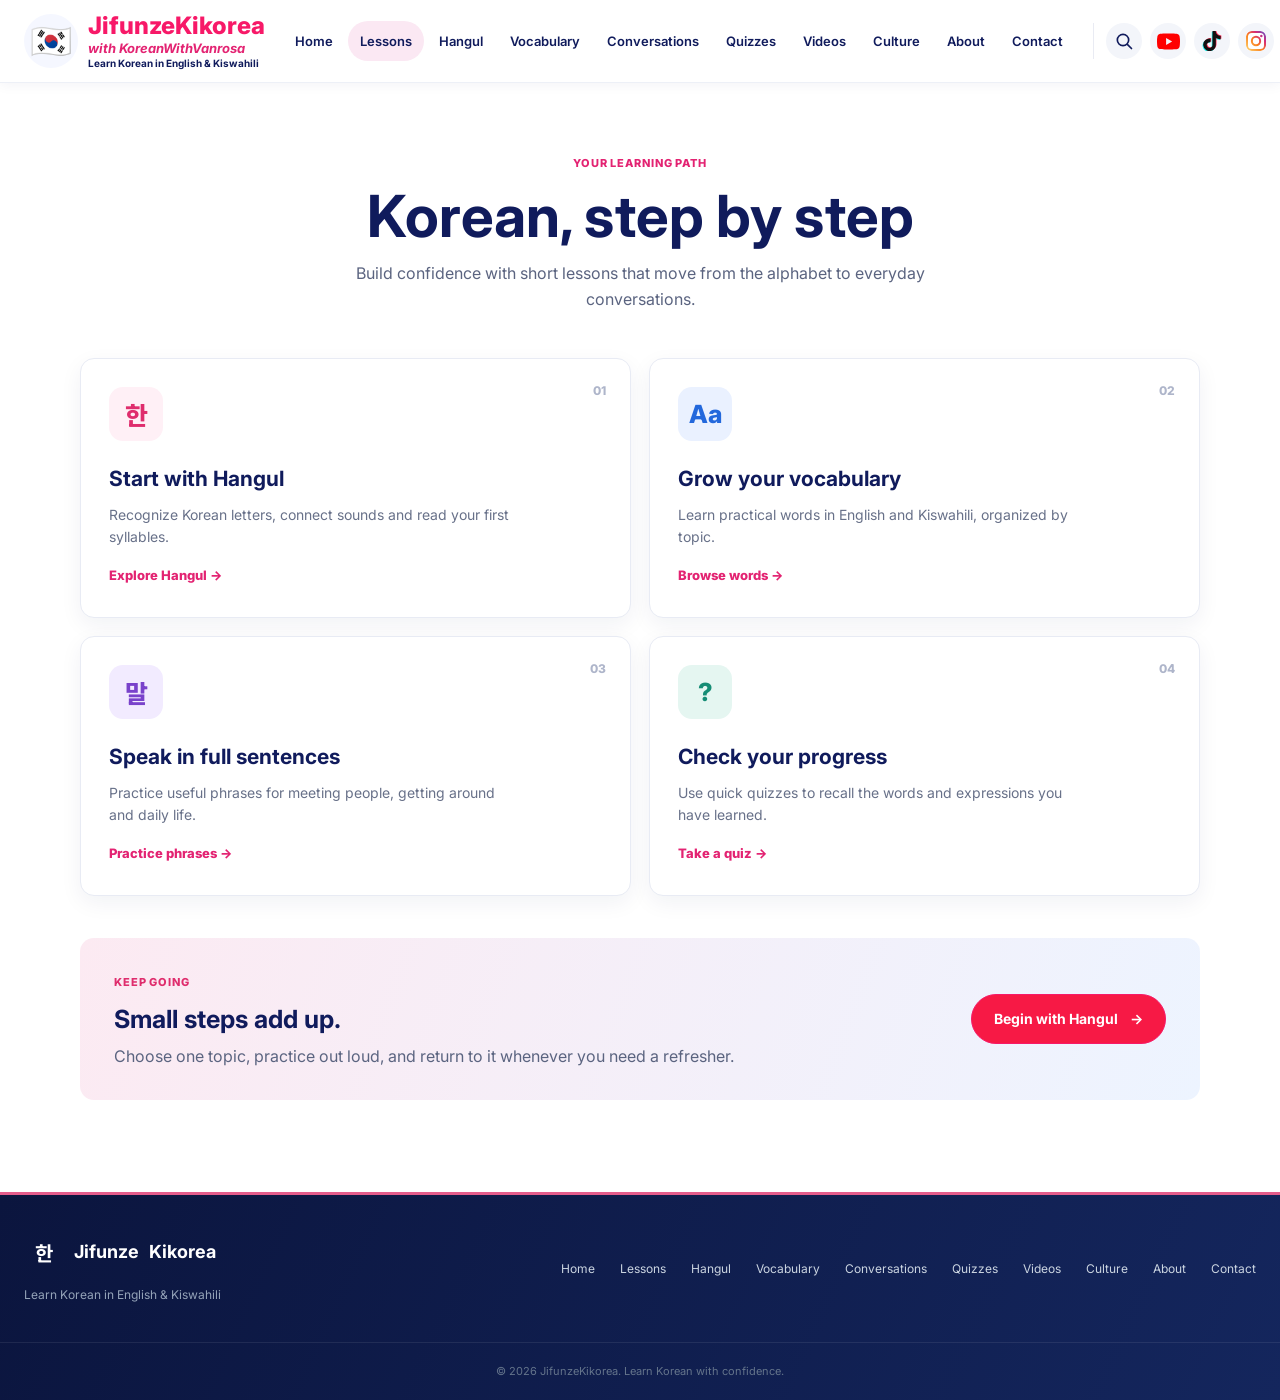
<file: lessons.html>
<!DOCTYPE html>
<html lang="en">
<head>
    <meta charset="UTF-8">
    <meta name="viewport" content="width=device-width, initial-scale=1.0">
    <title>Korean Lessons | JifunzeKikorea</title>
    <meta name="description" content="Follow a clear path through Korean basics, vocabulary, grammar and conversation.">
    <link rel="preconnect" href="https://fonts.googleapis.com">
    <link rel="preconnect" href="https://fonts.gstatic.com" crossorigin>
    <link href="https://fonts.googleapis.com/css2?family=Inter:wght@400;500;600;700;800&family=Noto+Sans+KR:wght@400;500;600;700&display=swap" rel="stylesheet">
    <link rel="stylesheet" href="style.css">
    <script src="site-shell.js" defer></script>
    <script src="script.js" defer></script>
</head>
<body data-page="lessons">
<div id="site-header"></div>
<main class="page-main">
    <section class="page-intro"><span class="section-label">YOUR LEARNING PATH</span><h1>Korean, step by step</h1><p>Build confidence with short lessons that move from the alphabet to everyday conversations.</p></section>
    <section class="lesson-path-grid" aria-label="Learning paths">
        <a class="path-card" href="hangul.html"><span class="path-number">01</span><span class="path-mark hangul-mark">한</span><h2>Start with Hangul</h2><p>Recognize Korean letters, connect sounds and read your first syllables.</p><span class="path-link">Explore Hangul →</span></a>
        <a class="path-card" href="vocabulary.html"><span class="path-number">02</span><span class="path-mark vocab-mark">Aa</span><h2>Grow your vocabulary</h2><p>Learn practical words in English and Kiswahili, organized by topic.</p><span class="path-link">Browse words →</span></a>
        <a class="path-card" href="conversations.html"><span class="path-number">03</span><span class="path-mark talk-mark">말</span><h2>Speak in full sentences</h2><p>Practice useful phrases for meeting people, getting around and daily life.</p><span class="path-link">Practice phrases →</span></a>
        <a class="path-card" href="quizzes.html"><span class="path-number">04</span><span class="path-mark quiz-mark">?</span><h2>Check your progress</h2><p>Use quick quizzes to recall the words and expressions you have learned.</p><span class="path-link">Take a quiz →</span></a>
    </section>
    <section class="lesson-next"><div><span class="section-label">KEEP GOING</span><h2>Small steps add up.</h2><p>Choose one topic, practice out loud, and return to it whenever you need a refresher.</p></div><a class="mock-primary" href="hangul.html">Begin with Hangul <span>→</span></a></section>
</main>
<div id="site-footer"></div>
</body>
</html>
</file>
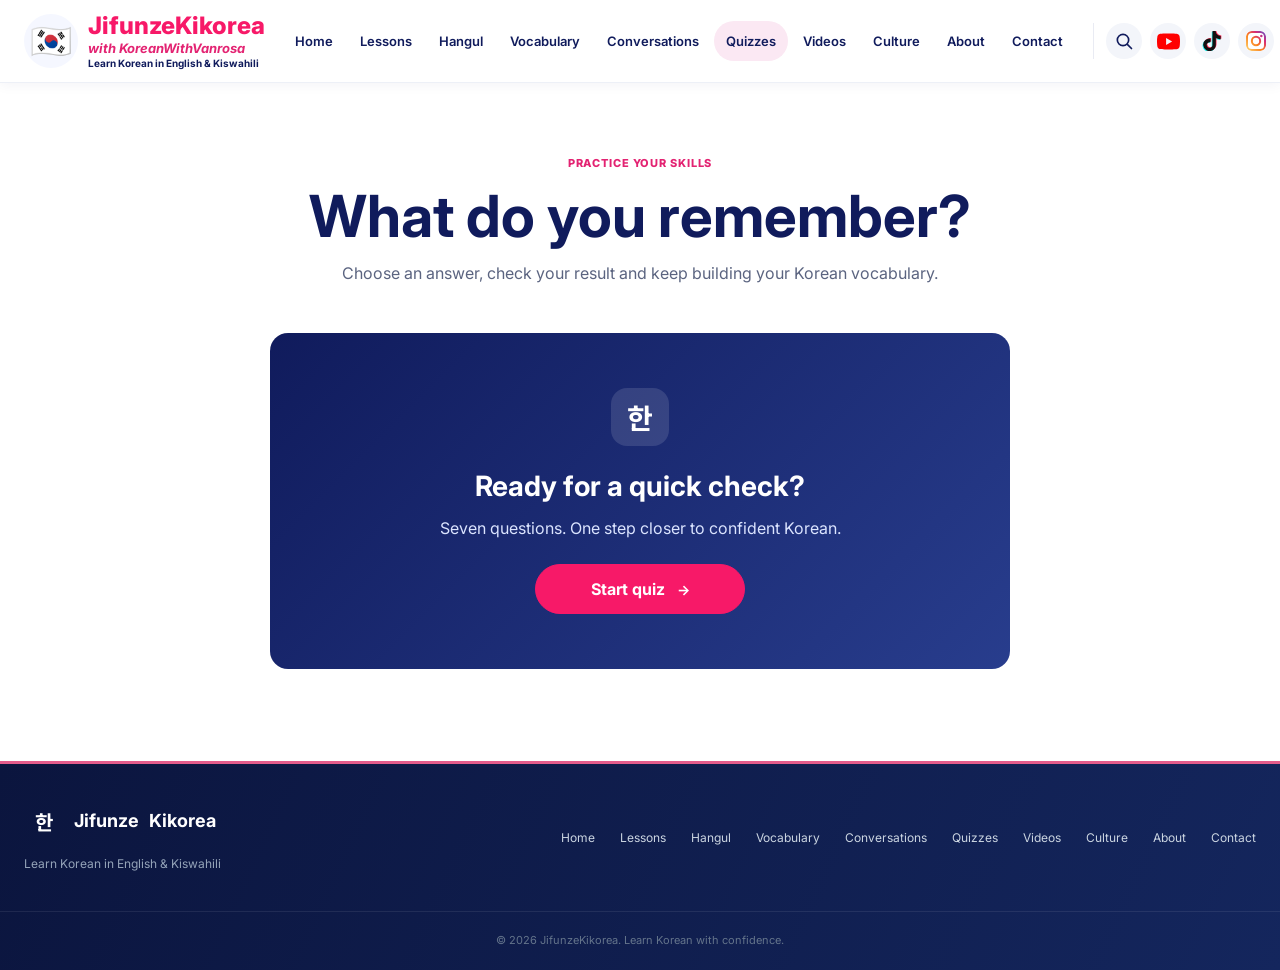
<file: quizzes.html>
<!DOCTYPE html>
<html lang="en">
<head>
    <meta charset="UTF-8">
    <meta name="viewport" content="width=device-width, initial-scale=1.0">
    <title>Korean Quiz | JifunzeKikorea</title>
    <meta name="description" content="Test your Korean vocabulary with a quick interactive quiz.">
    <link rel="preconnect" href="https://fonts.googleapis.com"><link rel="preconnect" href="https://fonts.gstatic.com" crossorigin>
    <link href="https://fonts.googleapis.com/css2?family=Inter:wght@400;500;600;700;800&family=Noto+Sans+KR:wght@400;500;600;700&display=swap" rel="stylesheet">
    <link rel="stylesheet" href="style.css"><script src="site-shell.js" defer></script><script src="script.js" defer></script>
</head>
<body data-page="quizzes">
<div id="site-header"></div>
<main class="page-main quiz-page">
    <section class="page-intro"><span class="section-label">PRACTICE YOUR SKILLS</span><h1>What do you remember?</h1><p>Choose an answer, check your result and keep building your Korean vocabulary.</p></section>
    <section class="quiz-stage">
        <div class="quiz-welcome" id="quizWelcome"><span class="quiz-stamp">한</span><h2>Ready for a quick check?</h2><p>Seven questions. One step closer to confident Korean.</p><button class="mock-primary" type="button" onclick="startQuiz()">Start quiz <span>→</span></button></div>
        <div class="quiz-box" id="quizBox" hidden>
            <div class="quiz-progress-line"><span id="quizProgress">Question 1</span><span id="quizScore">Score: 0</span></div>
            <h2 id="quizQuestion">What does 안녕하세요 mean?</h2>
            <div id="quizOptions" class="quiz-options"></div>
            <div id="quizResult" aria-live="polite"></div>
            <button id="quizNext" class="mock-primary" type="button" hidden>Next <span>→</span></button>
        </div>
    </section>
</main>
<div id="site-footer"></div>
</body>
</html>
</file>
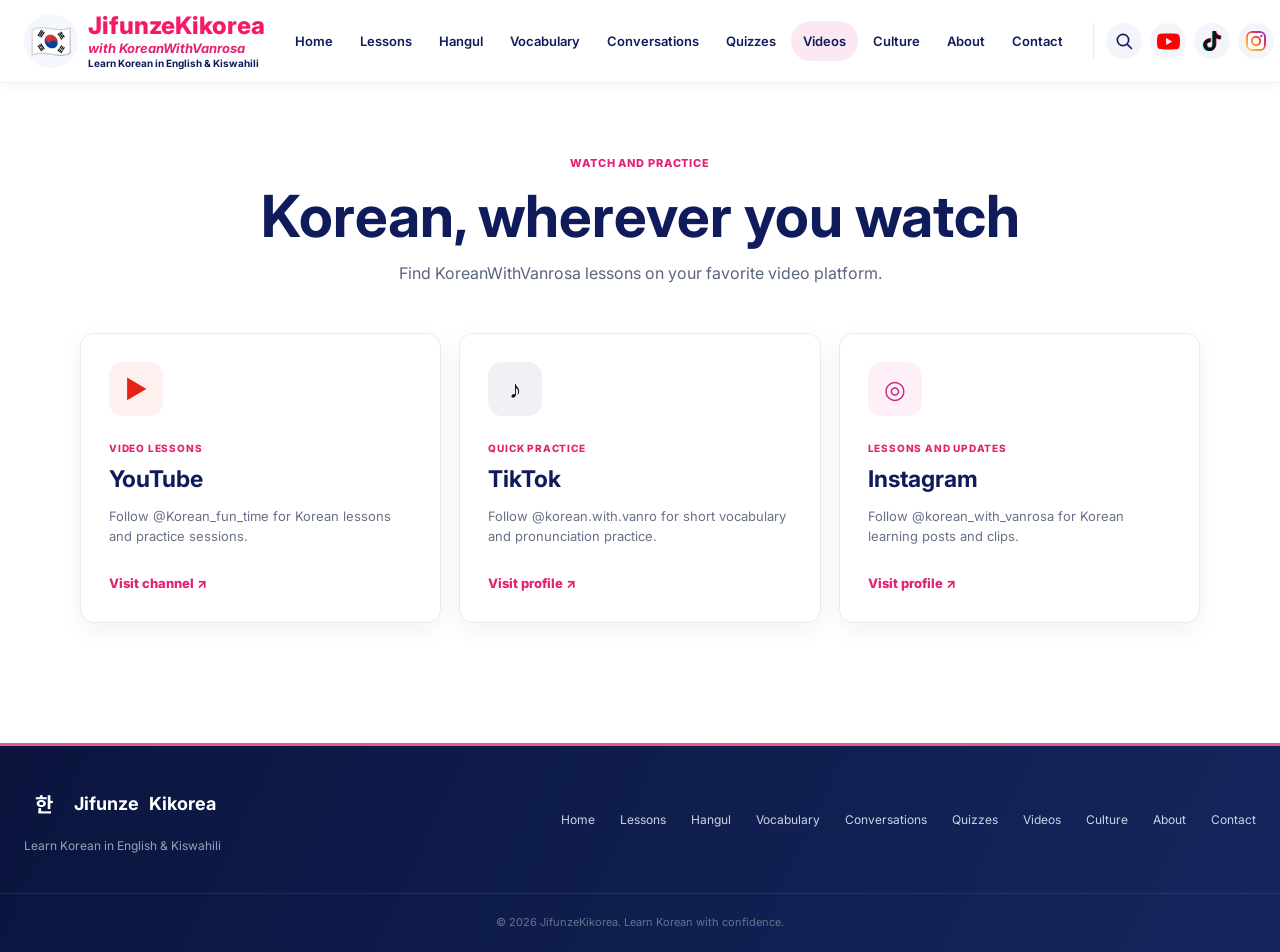
<file: videos.html>
<!DOCTYPE html>
<html lang="en">
<head>
    <meta charset="UTF-8">
    <meta name="viewport" content="width=device-width, initial-scale=1.0">
    <title>Korean Video Lessons | JifunzeKikorea</title>
    <meta name="description" content="Find KoreanWithVanrosa video lessons and practice Korean across social platforms.">
    <link rel="preconnect" href="https://fonts.googleapis.com"><link rel="preconnect" href="https://fonts.gstatic.com" crossorigin>
    <link href="https://fonts.googleapis.com/css2?family=Inter:wght@400;500;600;700;800&family=Noto+Sans+KR:wght@400;500;600;700&display=swap" rel="stylesheet">
    <link rel="stylesheet" href="style.css"><script src="site-shell.js" defer></script><script src="script.js" defer></script>
</head>
<body data-page="videos">
<div id="site-header"></div>
<main class="page-main">
    <section class="page-intro"><span class="section-label">WATCH AND PRACTICE</span><h1>Korean, wherever you watch</h1><p>Find KoreanWithVanrosa lessons on your favorite video platform.</p></section>
    <section class="platform-grid">
        <a class="platform-card platform-youtube" href="https://www.youtube.com/@Korean_fun_time" target="_blank" rel="noopener noreferrer"><span class="platform-symbol">▶</span><small>VIDEO LESSONS</small><h2>YouTube</h2><p>Follow @Korean_fun_time for Korean lessons and practice sessions.</p><span class="path-link">Visit channel ↗</span></a>
        <a class="platform-card platform-tiktok" href="https://www.tiktok.com/@korean.with.vanro" target="_blank" rel="noopener noreferrer"><span class="platform-symbol">♪</span><small>QUICK PRACTICE</small><h2>TikTok</h2><p>Follow @korean.with.vanro for short vocabulary and pronunciation practice.</p><span class="path-link">Visit profile ↗</span></a>
        <a class="platform-card platform-instagram" href="https://www.instagram.com/korean_with_vanrosa?utm_source=ig_web_button_share_sheet&amp;dlrf=ZDNlZDc0MzIxNw==" target="_blank" rel="noopener noreferrer"><span class="platform-symbol">◎</span><small>LESSONS AND UPDATES</small><h2>Instagram</h2><p>Follow @korean_with_vanrosa for Korean learning posts and clips.</p><span class="path-link">Visit profile ↗</span></a>
    </section>
</main>
<div id="site-footer"></div>
</body>
</html>
</file>
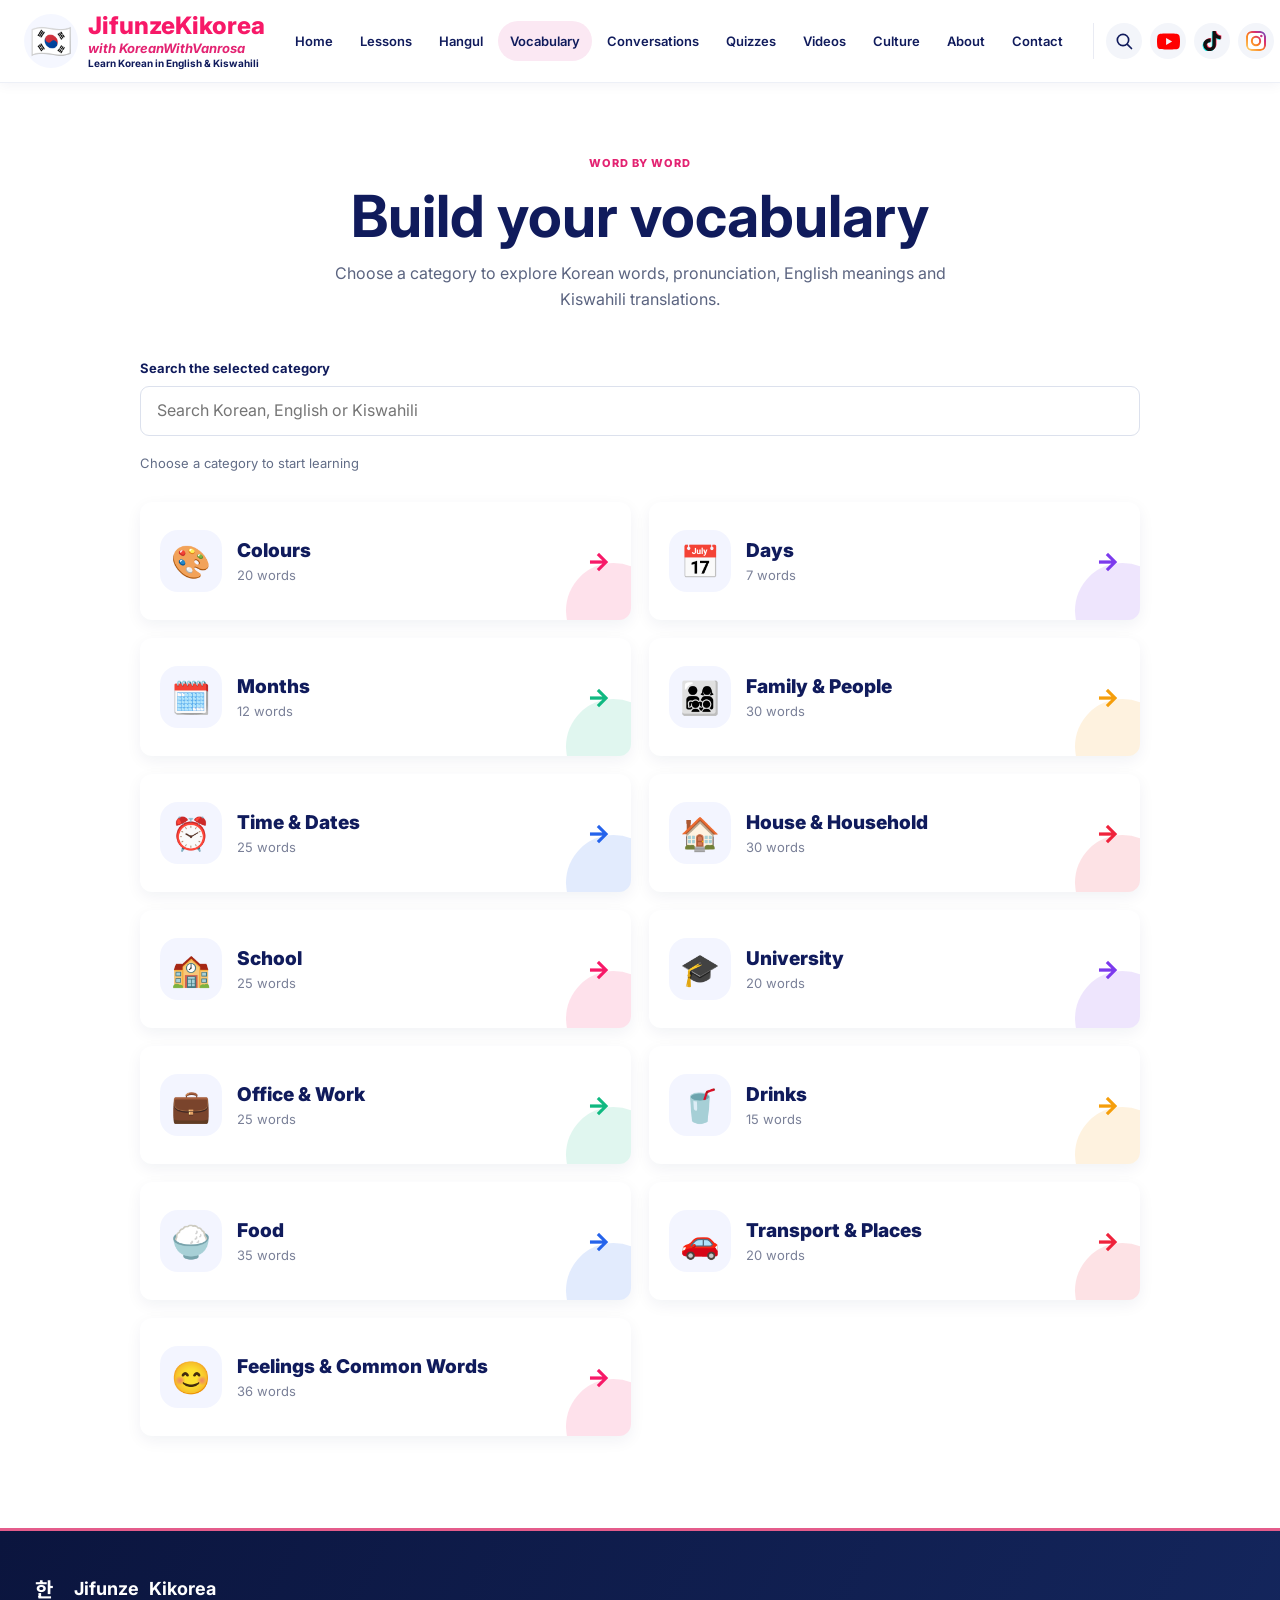
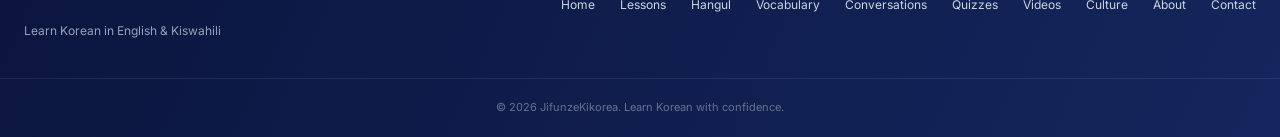
<file: vocabulary.html>
<!DOCTYPE html>
<html lang="en">
<head>
    <meta charset="UTF-8">
    <meta name="viewport" content="width=device-width, initial-scale=1.0">
    <title>Korean Vocabulary | JifunzeKikorea</title>
    <meta name="description" content="Learn Korean vocabulary with English and Kiswahili translations.">
    <link rel="preconnect" href="https://fonts.googleapis.com">
    <link rel="preconnect" href="https://fonts.gstatic.com" crossorigin>
    <link href="https://fonts.googleapis.com/css2?family=Inter:wght@400;500;600;700;800&family=Noto+Sans+KR:wght@400;500;600;700&display=swap" rel="stylesheet">
    <link rel="stylesheet" href="style.css">
    <script src="site-shell.js" defer></script>
    <script src="script.js" defer></script>
</head>
<body data-page="vocabulary">
<div id="site-header"></div>
<main class="page-main">
    <section class="page-intro"><span class="section-label">WORD BY WORD</span><h1>Build your vocabulary</h1><p>Choose a category to explore Korean words, pronunciation, English meanings and Kiswahili translations.</p></section>
    <section class="vocabulary-page-section">
        <label class="vocabulary-search-label" for="vocabularySearch">Search the selected category</label>
        <div class="vocabulary-tools"><input type="search" id="vocabularySearch" placeholder="Search Korean, English or Kiswahili" autocomplete="off"><select id="categoryFilter" hidden><option value="all">All categories</option></select></div>
        <p class="vocabulary-status"><span id="vocabularyCount">Choose a category to start learning</span></p>
        <div class="vocabulary-list" id="vocabulary-list"></div>
        <div class="vocabulary-empty" id="vocabularyEmpty" hidden><h2>No words found</h2><p>Try a different search.</p></div>
    </section>
</main>
<div id="site-footer"></div>
</body>
</html>
</file>
<file: style.css>
css
/* =========================================
   JIFUNZEKIKOREA — PREMIUM DESIGN
========================================= */

:root {
    --navy: #0f1f3d;
    --navy-light: #182d52;
    --blue: #2563eb;
    --blue-light: #eff6ff;
    --red: #c62828;
    --gold: #c9a227;

    --cream: #faf9f6;
    --white: #ffffff;
    --text: #172033;
    --muted: #64748b;
    --border: #e7eaf0;

    --shadow-sm: 0 4px 15px rgba(15, 31, 61, 0.06);
    --shadow-md: 0 12px 35px rgba(15, 31, 61, 0.10);
    --shadow-lg: 0 25px 60px rgba(15, 31, 61, 0.14);

    --radius: 18px;
    --max-width: 1180px;
}


/* =========================================
   RESET
========================================= */

* {
    margin: 0;
    padding: 0;
    box-sizing: border-box;
}

html {
    scroll-behavior: smooth;
}

body {
    font-family: "Inter", Arial, sans-serif;
    color: var(--text);
    background: var(--white);
    line-height: 1.6;
}

button,
a {
    font-family: inherit;
}

button {
    cursor: pointer;
}

a {
    text-decoration: none;
    color: inherit;
}


/* =========================================
   NAVIGATION
========================================= */

.site-header {
    position: sticky;
    top: 0;
    z-index: 1000;
    background: rgba(255, 255, 255, 0.94);
    backdrop-filter: blur(14px);
    border-bottom: 1px solid rgba(231, 234, 240, 0.8);
}

.navbar {
    max-width: var(--max-width);
    height: 76px;
    margin: auto;
    padding: 0 24px;

    display: flex;
    align-items: center;
    justify-content: space-between;
    gap: 30px;
}

.logo {
    display: flex;
    align-items: center;
    gap: 10px;

    font-size: 20px;
    color: var(--navy);
    white-space: nowrap;
}

.logo strong {
    font-weight: 800;
}

.logo-mark {
    width: 40px;
    height: 40px;

    display: grid;
    place-items: center;

    border-radius: 11px;

    background: var(--navy);
    color: white;

    font-family: "Noto Sans KR", sans-serif;
    font-size: 20px;
    font-weight: 700;
}

.nav-links {
    display: flex;
    align-items: center;
    gap: 28px;
    list-style: none;
}

.nav-links a {
    color: #475569;
    font-size: 14px;
    font-weight: 600;
    transition: 0.25s ease;
}

.nav-links a:hover {
    color: var(--blue);
}

.nav-button {
    background: var(--navy);
    color: white;

    padding: 11px 19px;
    border-radius: 9px;

    font-size: 13px;
    font-weight: 700;

    transition: 0.25s ease;
}

.nav-button:hover {
    background: var(--blue);
    transform: translateY(-1px);
}

.menu-toggle {
    display: none;

    border: none;
    background: transparent;

    font-size: 26px;
    color: var(--navy);
}


/* =========================================
   HERO
========================================= */

.hero {
    position: relative;
    overflow: hidden;

    background:
        radial-gradient(
            circle at 85% 20%,
            rgba(37, 99, 235, 0.10),
            transparent 28%
        ),
        linear-gradient(
            135deg,
            #ffffff 0%,
            #f8fafc 100%
        );

    padding: 105px 24px 90px;
}

.hero::before {
    content: "";
    position: absolute;

    width: 420px;
    height: 420px;

    border-radius: 50%;

    border: 1px solid rgba(15, 31, 61, 0.05);

    right: -180px;
    top: 40px;
}

.hero-container {
    max-width: var(--max-width);
    margin: auto;

    display: grid;
    grid-template-columns: 1.1fr 0.9fr;

    align-items: center;
    gap: 70px;
}

.hero-content {
    position: relative;
    z-index: 2;
}

.eyebrow,
.section-label {
    display: inline-block;

    color: var(--red);

    font-size: 11px;
    font-weight: 800;

    letter-spacing: 0.14em;
}

.eyebrow {
    margin-bottom: 18px;
}

.hero h1 {
    max-width: 700px;

    font-size: clamp(48px, 6vw, 76px);
    line-height: 1.04;
    letter-spacing: -0.055em;

    color: var(--navy);
}

.hero h1 span {
    display: block;
    color: var(--blue);
}

.hero-text {
    max-width: 610px;

    margin-top: 25px;

    color: var(--muted);
    font-size: 17px;
}

.hero-actions {
    display: flex;
    align-items: center;
    gap: 13px;

    margin-top: 34px;
}

.primary-button,
.secondary-button {
    display: inline-flex;
    align-items: center;
    justify-content: center;
    gap: 10px;

    padding: 14px 21px;

    border-radius: 10px;

    font-size: 14px;
    font-weight: 700;

    transition: 0.25s ease;
}

.primary-button {
    background: var(--navy);
    color: black;
    border: 1px solid var(--navy);
}

.primary-button:hover {
    background: var(--blue);
    border-color: var(--blue);
    transform: translateY(-2px);
    box-shadow: 0 10px 25px rgba(37, 99, 235, 0.20);
}

.secondary-button {
    background: white;
    color: var(--navy);
    border: 1px solid var(--border);
}

.secondary-button:hover {
    border-color: var(--navy);
    transform: translateY(-2px);
}

.hero-trust {
    display: flex;
    align-items: center;
    gap: 35px;

    margin-top: 45px;
}

.hero-trust div {
    display: flex;
    flex-direction: column;
}

.hero-trust strong {
    color: var(--navy);
    font-size: 20px;
}

.hero-trust span {
    color: var(--muted);
    font-size: 12px;
}


/* =========================================
   HERO KOREAN CARD
========================================= */

.hero-card-wrapper {
    position: relative;

    min-height: 430px;

    display: grid;
    place-items: center;
}

.hero-card {
    position: relative;
    z-index: 3;

    width: min(370px, 100%);

    padding: 34px;

    border-radius: 24px;

    background: var(--navy);

    color: white;

    box-shadow: var(--shadow-lg);

    overflow: hidden;
}

.hero-card::after {
    content: "한";

    position: absolute;

    right: -25px;
    bottom: -65px;

    font-family: "Noto Sans KR", sans-serif;

    font-size: 230px;
    font-weight: 700;

    color: rgba(255, 255, 255, 0.035);
}

.card-top {
    position: relative;
    z-index: 2;

    display: flex;
    justify-content: space-between;
    align-items: center;

    color: #cbd5e1;

    font-size: 12px;
}

.card-dot {
    width: 8px;
    height: 8px;

    border-radius: 50%;

    background: var(--red);
}

.korean-word {
    position: relative;
    z-index: 2;

    margin-top: 60px;

    font-family: "Noto Sans KR", sans-serif;

    font-size: 48px;
    font-weight: 700;
}

.romanization {
    color: #bfdbfe;
    font-size: 14px;
    margin-top: 4px;
}

.meaning {
    margin-top: 25px;

    font-size: 20px;
    font-weight: 700;
}

.meaning-swahili {
    color: #cbd5e1;
    font-size: 14px;
}

.listen-button {
    position: relative;
    z-index: 3;

    margin-top: 27px;

    padding: 10px 15px;

    border: 1px solid rgba(255, 255, 255, 0.18);
    border-radius: 9px;

    background: rgba(255, 255, 255, 0.08);

    color: white;

    font-weight: 600;

    transition: 0.25s ease;
}

.listen-button:hover {
    background: rgba(255, 255, 255, 0.16);
}

.floating-card {
    position: absolute;
    z-index: 4;

    display: flex;
    align-items: center;
    gap: 10px;

    padding: 12px 15px;

    background: white;

    border: 1px solid var(--border);
    border-radius: 12px;

    box-shadow: var(--shadow-md);
}

.floating-card span {
    width: 35px;
    height: 35px;

    display: grid;
    place-items: center;

    background: var(--blue-light);

    border-radius: 9px;

    color: var(--blue);
}

.floating-card strong {
    display: block;
    font-size: 12px;
}

.floating-card small {
    display: block;
    color: var(--muted);
    font-size: 10px;
}

.floating-card-one {
    top: 30px;
    right: 5px;
}

.floating-card-two {
    bottom: 35px;
    left: 5px;
}


/* =========================================
   STATS
========================================= */

.stats-section {
    border-top: 1px solid var(--border);
    border-bottom: 1px solid var(--border);

    background: white;
}

.stats-container {
    max-width: var(--max-width);
    margin: auto;
    padding: 30px 24px;

    display: grid;
    grid-template-columns: repeat(4, 1fr);
}

.stat {
    padding: 8px 25px;

    border-right: 1px solid var(--border);

    display: flex;
    flex-direction: column;
}

.stat:last-child {
    border-right: none;
}

.stat-number {
    color: var(--navy);

    font-size: 25px;
    font-weight: 800;
}

.stat-label {
    color: var(--muted);

    font-size: 12px;
    margin-top: 3px;
}


/* =========================================
   SECTIONS
========================================= */

.section {
    max-width: var(--max-width);
    margin: auto;

    padding: 100px 24px;
}

.section-soft {
    max-width: none;

    background: var(--cream);
}

.section-soft > .section-heading,
.section-soft > .category-grid {
    max-width: var(--max-width);
    margin-left: auto;
    margin-right: auto;
}

.section-heading {
    margin-bottom: 45px;
}

.section-heading.centered {
    text-align: center;
}

.section-heading h2 {
    margin-top: 9px;

    color: var(--navy);

    font-size: clamp(32px, 4vw, 45px);
    line-height: 1.1;

    letter-spacing: -0.035em;
}

.section-heading p {
    max-width: 650px;

    margin-top: 13px;

    color: var(--muted);
    font-size: 15px;
}

.centered p {
    margin-left: auto;
    margin-right: auto;
}


/* =========================================
   LEARNING CARDS
========================================= */

.learning-grid {
    display: grid;
    grid-template-columns: repeat(3, 1fr);
    gap: 20px;
}

.learning-card {
    padding: 28px;

    border: 1px solid var(--border);
    border-radius: var(--radius);

    background: white;

    box-shadow: var(--shadow-sm);

    transition: 0.3s ease;
}

.learning-card:hover {
    transform: translateY(-5px);
    box-shadow: var(--shadow-md);
}

.featured-learning {
    border-top: 3px solid var(--red);
}

.learning-icon {
    width: 50px;
    height: 50px;

    display: grid;
    place-items: center;

    margin-bottom: 25px;

    border-radius: 13px;

    background: #fff1f2;
    color: var(--red);

    font-family: "Noto Sans KR", sans-serif;

    font-size: 23px;
    font-weight: 700;
}

.learning-icon.blue {
    background: var(--blue-light);
    color: var(--blue);
    font-family: Arial, sans-serif;
}

.learning-icon.gold {
    background: #fffbeb;
    color: #a16207;
}

.card-label {
    color: var(--muted);

    font-size: 10px;
    font-weight: 800;

    letter-spacing: 0.12em;
}

.learning-card h3 {
    margin-top: 8px;

    color: var(--navy);
    font-size: 21px;
}

.learning-card p {
    margin: 10px 0 20px;

    color: var(--muted);
    font-size: 14px;
}

.learning-card a {
    color: var(--blue);

    font-size: 13px;
    font-weight: 700;
}


/* =========================================
   CATEGORY GRID
========================================= */

.category-grid {
    display: grid;
    grid-template-columns: repeat(4, 1fr);
    gap: 14px;
}

.category-card {
    min-height: 135px;

    padding: 22px;

    display: flex;
    flex-direction: column;
    justify-content: center;

    background: white;

    border: 1px solid var(--border);
    border-radius: 15px;

    transition: 0.25s ease;
}

.category-card:hover {
    transform: translateY(-4px);

    border-color: rgba(37, 99, 235, 0.35);

    box-shadow: var(--shadow-md);
}

.category-icon {
    font-size: 25px;
    margin-bottom: 12px;
}

.category-card strong {
    color: var(--navy);
    font-size: 14px;
}

.category-card small {
    color: var(--muted);
    font-size: 11px;
    margin-top: 3px;
}


/* =========================================
   WORD OF THE DAY
========================================= */

.word-section {
    padding: 20px 24px 100px;
    background: var(--cream);
}

.word-card {
    max-width: var(--max-width);
    margin: auto;

    padding: 45px 50px;

    display: flex;
    align-items: center;
    justify-content: space-between;
    gap: 30px;

    border-radius: 22px;

    background: var(--navy);

    color: white;

    box-shadow: var(--shadow-lg);
}

.word-card h2 {
    margin-top: 8px;

    font-family: "Noto Sans KR", sans-serif;

    font-size: 55px;
}

.word-romanization {
    color: #bfdbfe;
    font-size: 14px;
}

.word-english {
    margin-top: 12px;

    font-size: 19px;
    font-weight: 700;
}

.word-swahili {
    color: #cbd5e1;
}

.word-right {
    display: flex;
    align-items: center;
    gap: 15px;

    color: #cbd5e1;
    font-size: 12px;
}

.large-listen {
    width: 62px;
    height: 62px;

    border: none;
    border-radius: 50%;

    background: white;

    color: var(--navy);

    font-size: 24px;

    box-shadow: 0 10px 25px rgba(0, 0, 0, 0.15);

    transition: 0.25s ease;
}

.large-listen:hover {
    transform: scale(1.06);
}


/* =========================================
   HANGUL
========================================= */

.hangul-preview {
    display: grid;
    grid-template-columns: repeat(8, 1fr);
    gap: 12px;
}

.hangul-item {
    padding: 25px 10px;

    text-align: center;

    background: white;

    border: 1px solid var(--border);
    border-radius: 13px;

    transition: 0.25s ease;
}

.hangul-item:hover {
    transform: translateY(-3px);
    box-shadow: var(--shadow-sm);
}

.hangul-item strong {
    display: block;

    font-family: "Noto Sans KR", sans-serif;

    color: var(--navy);
    font-size: 31px;
}

.hangul-item span {
    color: var(--muted);
    font-size: 11px;
}


/* =========================================
   GRAMMAR
========================================= */

.grammar-grid {
    max-width: var(--max-width);
    margin: auto;

    display: grid;
    grid-template-columns: repeat(3, 1fr);
    gap: 20px;
}

.grammar-card {
    padding: 30px;

    background: white;

    border: 1px solid var(--border);
    border-radius: var(--radius);

    box-shadow: var(--shadow-sm);
}

.grammar-particle {
    display: inline-block;

    padding: 7px 11px;

    background: var(--blue-light);

    color: var(--blue);

    border-radius: 7px;

    font-family: "Noto Sans KR", sans-serif;

    font-weight: 700;
}

.grammar-card h3 {
    margin-top: 20px;

    color: var(--navy);
}

.grammar-card p {
    margin-top: 8px;

    color: var(--muted);
    font-size: 13px;
}

.grammar-example {
    margin-top: 22px;

    padding: 13px;

    background: #f8fafc;

    border-radius: 8px;

    font-family: "Noto Sans KR", sans-serif;

    color: var(--navy);
    font-weight: 600;
}

.grammar-card small {
    display: block;

    margin-top: 8px;

    color: var(--muted);
}


/* =========================================
   SENTENCES
========================================= */

.sentence-grid {
    display: grid;
    grid-template-columns: repeat(3, 1fr);
    gap: 20px;
}

.sentence-card {
    position: relative;

    padding: 30px;

    border: 1px solid var(--border);
    border-radius: var(--radius);

    background: white;

    box-shadow: var(--shadow-sm);
}

.sentence-number {
    color: #cbd5e1;

    font-size: 11px;
    font-weight: 800;
}

.sentence-card h3 {
    margin-top: 18px;

    font-family: "Noto Sans KR", sans-serif;

    color: var(--navy);
    font-size: 23px;
}

.sentence-card p {
    color: var(--muted);
    font-size: 12px;
}

.sentence-card div {
    margin-top: 15px;

    color: var(--text);
    font-weight: 600;
}

.sentence-card small {
    color: var(--muted);
}

.sentence-card button {
    position: absolute;

    right: 25px;
    bottom: 25px;

    width: 38px;
    height: 38px;

    border: none;
    border-radius: 50%;

    background: var(--blue-light);

    color: var(--blue);
}


/* =========================================
   QUIZ
========================================= */

.quiz-section {
    padding: 100px 24px;

    background:
        radial-gradient(
            circle at 20% 20%,
            rgba(37, 99, 235, 0.12),
            transparent 30%
        ),
        var(--navy);

    color: white;

    display: grid;
    grid-template-columns: 0.9fr 1.1fr;
    align-items: center;
    gap: 70px;
}

.quiz-intro {
    max-width: 500px;

    margin-left: auto;
}

.quiz-intro h2 {
    margin-top: 10px;

    font-size: 43px;
    line-height: 1.1;
}

.quiz-intro p {
    margin: 15px 0 28px;

    color: #cbd5e1;
}

.quiz-intro .primary-button {
    background: white;
    color: var(--navy);
    border-color: white;
}

.quiz-box {
    width: min(520px, 100%);

    padding: 30px;

    background: white;

    border-radius: 20px;

    color: var(--text);

    box-shadow: var(--shadow-lg);
}

.quiz-top {
    display: flex;
    justify-content: space-between;

    color: black;

    font-size: 12px;
    font-weight: 600;
}

.quiz-box h3 {
    margin: 30px 0;

    color: var(--navy);

    font-size: 22px;
}

.quiz-options {
    display: grid;
    gap: 10px;
}

.quiz-option {
    width: 100%;

    padding: 13px 15px;

    text-align: left;

    border: 1px solid var(--border);
    border-radius: 9px;

    background: #f8fafc;

    

    transition: 0.2s ease;
}

.quiz-option:hover {
    border-color: var(--blue);
    background: var(--blue-light);
}

#quizResult {
    margin-top: 18px;

    font-weight: 700;
}


/* =========================================
   CULTURE
========================================= */

.culture-layout {
    max-width: var(--max-width);
    margin: auto;

    display: grid;
    grid-template-columns: 1fr 0.7fr;
    gap: 70px;

    align-items: center;
}

.culture-text h2 {
    margin-top: 10px;

    color: var(--navy);

    font-size: 44px;
    line-height: 1.1;
}

.culture-text p {
    max-width: 580px;

    margin-top: 16px;

    color: var(--muted);
}

.text-link {
    display: inline-block;

    margin-top: 25px;

    color: var(--blue);

    font-size: 13px;
    font-weight: 700;
}

.culture-card {
    min-height: 310px;

    padding: 35px;

    display: flex;
    flex-direction: column;
    justify-content: flex-end;

    border-radius: 25px;

    background: linear-gradient(
        145deg,
        #0f1f3d,
        #1d3557
    );

    color: white;

    box-shadow: var(--shadow-lg);
}

.culture-symbol {
    margin-bottom: auto;

    font-family: "Noto Sans KR", sans-serif;

    font-size: 90px;
    font-weight: 700;

    color: rgba(255, 255, 255, 0.12);
}

.culture-card h3 {
    font-size: 27px;
}

.culture-card p {
    margin-top: 4px;

    color: #cbd5e1;
    font-size: 13px;
}


/* =========================================
   ABOUT
========================================= */

.about-section {
    padding: 100px 24px;

    background: var(--cream);

    text-align: center;
}

.about-content {
    max-width: 750px;
    margin: auto;
}

.about-content h2 {
    margin-top: 10px;

    color: var(--navy);

    font-size: 42px;
}

.about-content p {
    margin-top: 18px;

    color: var(--muted);
}


/* =========================================
   FOOTER
========================================= */

footer {
    background: #091426;
    color: white;
}

.footer-content {
    max-width: var(--max-width);
    margin: auto;

    padding: 55px 24px;

    display: flex;
    justify-content: space-between;
    gap: 30px;
}

.footer-logo {
    display: flex;
    align-items: center;
    gap: 10px;

    font-size: 18px;
    font-weight: 700;
}

.footer-brand p {
    margin-top: 12px;

    color: #94a3b8;

    font-size: 12px;
}

.footer-links {
    display: flex;
    gap: 25px;
    align-items: center;
}

.footer-links a {
    color: #cbd5e1;
    font-size: 12px;

    transition: 0.2s;
}

.footer-links a:hover {
    color: white;
}

.footer-bottom {
    border-top: 1px solid rgba(255,255,255,0.08);

    padding: 20px 24px;

    text-align: center;

    color: #64748b;

    font-size: 11px;
}


/* =========================================
   RESPONSIVE — TABLET
========================================= */

@media (max-width: 950px) {

    .nav-links {
        gap: 15px;
    }

    .nav-button {
        display: none;
    }

    .hero-container {
        grid-template-columns: 1fr;
        gap: 50px;
    }

    .hero-content {
        text-align: center;
    }

    .hero-text {
        margin-left: auto;
        margin-right: auto;
    }

    .hero-actions {
        justify-content: center;
    }

    .hero-trust {
        justify-content: center;
    }

    .hero-card-wrapper {
        min-height: 400px;
    }

    .learning-grid,
    .grammar-grid,
    .sentence-grid {
        grid-template-columns: 1fr 1fr;
    }

    .category-grid {
        grid-template-columns: repeat(3, 1fr);
    }

    .hangul-preview {
        grid-template-columns: repeat(4, 1fr);
    }

    .quiz-section {
        grid-template-columns: 1fr;
    }

    .quiz-intro {
        margin: auto;
        text-align: center;
    }

    .quiz-box {
        margin: auto;
    }

    .culture-layout {
        grid-template-columns: 1fr;
    }
}


/* =========================================
   RESPONSIVE — MOBILE
========================================= */

@media (max-width: 700px) {

    .navbar {
        height: 68px;
    }

    .nav-links {
        display: none;

        position: absolute;

        left: 0;
        right: 0;
        top: 68px;

        padding: 20px;

        flex-direction: column;
        align-items: flex-start;
        gap: 17px;

        background: white;

        border-bottom: 1px solid var(--border);

        box-shadow: var(--shadow-md);
    }

    .nav-links.active {
        display: flex;
    }

    .menu-toggle {
        display: block;

        margin-left: auto;
    }

    .hero {
        padding: 75px 20px 60px;
    }

    .hero h1 {
        font-size: 45px;
    }

    .hero-text {
        font-size: 15px;
    }

    .hero-actions {
        flex-direction: column;
        width: 100%;
    }

    .primary-button,
    .secondary-button {
        width: 100%;
    }

    .hero-trust {
        gap: 20px;
    }

    .hero-card-wrapper {
        min-height: 350px;
    }

    .hero-card {
        padding: 27px;
    }

    .korean-word {
        font-size: 38px;
    }

    .floating-card-one {
        right: -5px;
    }

    .floating-card-two {
        left: -5px;
    }

    .stats-container {
        grid-template-columns: 1fr 1fr;
    }

    .stat {
        padding: 15px;

        border-right: none;
        border-bottom: 1px solid var(--border);
    }

    .section {
        padding: 70px 20px;
    }

    .learning-grid,
    .grammar-grid,
    .sentence-grid {
        grid-template-columns: 1fr;
    }

    .category-grid {
        grid-template-columns: 1fr 1fr;
    }

    .word-card {
        padding: 35px 25px;

        flex-direction: column;
        align-items: flex-start;
    }

    .hangul-preview {
        grid-template-columns: repeat(4, 1fr);
    }

    .quiz-section {
        padding: 70px 20px;
    }

    .quiz-intro h2 {
        font-size: 35px;
    }

    .culture-text h2,
    .about-content h2 {
        font-size: 35px;
    }

    .footer-content {
        flex-direction: column;
    }

    .footer-links {
        flex-wrap: wrap;
    }
}

/* =========================================
   MOCKUP HOMEPAGE
========================================= */

.mock-header {
    position: relative;
    z-index: 20;
    background: #fff;
    border-bottom: 1px solid #edf0f7;
    box-shadow: 0 2px 12px rgba(16, 27, 92, 0.05);
}

.mock-nav {
    min-height: 82px;
    max-width: 1536px;
    margin: 0 auto;
    padding: 8px 24px;
    display: flex;
    align-items: center;
    justify-content: space-between;
    gap: 18px;
}

.mock-brand {
    flex: 0 0 auto;
    display: flex;
    align-items: center;
    gap: 10px;
    color: #101b5c;
}

.mock-flag {
    width: 54px;
    height: 54px;
    display: grid;
    place-items: center;
    background: #f5f7ff;
    border-radius: 50%;
    font-size: 34px;
}

.mock-brand-copy {
    display: flex;
    flex-direction: column;
    line-height: 1.1;
}

.mock-brand-copy strong {
    font-size: 24px;
    font-weight: 800;
}

.mock-brand-copy strong span,
.mock-script span {
    color: #f71968;
}

.mock-brand-copy em {
    margin-top: 2px;
    color: #e32372;
    font-size: 13px;
    font-weight: 700;
}

.mock-brand-copy small {
    margin-top: 3px;
    font-size: 10px;
    font-weight: 700;
}

.mock-links {
    display: flex;
    align-items: center;
    justify-content: center;
    gap: 3px;
    list-style: none;
}

.mock-links a {
    display: block;
    padding: 10px 12px;
    border-radius: 22px;
    color: #101b5c;
    white-space: nowrap;
    font-size: 13px;
    font-weight: 600;
}

.mock-links a:hover,
.mock-links a.current {
    background: #fbe8f3;
}

.mock-socials {
    flex: 0 0 auto;
    display: flex;
    align-items: center;
    gap: 8px;
    padding-left: 12px;
    border-left: 1px solid #e9ebf3;
}

.social-icon-link {
    flex: 0 0 36px;
    width: 36px;
    height: 36px;
    display: grid;
    place-items: center;
    border-radius: 50%;
    background: #f3f5fa;
    transition: transform 0.2s ease, background-color 0.2s ease;
}

.social-icon-link:hover {
    transform: translateY(-2px);
    background: #e9edf7;
}

.social-icon-link:focus-visible {
    outline: 3px solid #e786a9;
    outline-offset: 2px;
}

.social-icon-link svg {
    width: 20px;
    height: 20px;
    display: block;
}

.social-search svg {
    fill: none;
    stroke: #101b5c;
    stroke-linecap: round;
    stroke-width: 2;
}

.social-youtube svg {
    width: 23px;
    height: 23px;
    fill: #f00;
}

.social-tiktok svg { fill: #111; }
.social-tiktok .tiktok-cyan { fill: #25f4ee; }
.social-tiktok .tiktok-pink { fill: #fe2c55; }
.social-instagram svg { background: white; border-radius: 5px; }

.mock-cta {
    flex: 0 0 auto;
    padding: 12px 26px;
    border-radius: 24px;
    background: #f71968;
    color: #fff;
    font-size: 14px;
    font-weight: 700;
    white-space: nowrap;
}

.mock-cta:hover,
.mock-primary:hover {
    background: #d90f59;
}

.mock-menu-toggle {
    display: none;
}

.mock-hero {
    position: relative;
    overflow: hidden;
    background:
        linear-gradient(90deg, rgba(255, 248, 251, 0.96) 0%, rgba(255, 255, 255, 0.80) 48%, rgba(214, 234, 255, 0.72) 100%),
        linear-gradient(145deg, #fbdde9, #d9edff 70%, #f9e5ef);
}

.mock-hero::before {
    content: "";
    position: absolute;
    z-index: 0;
    inset: 0 0 0 auto;
    width: 58%;
    background:
        linear-gradient(110deg, rgba(255, 248, 251, 0.34), rgba(234, 244, 255, 0.22)),
        var(--hero-background, url("hero-blossoms.jpg")) center 45% / cover no-repeat;
    opacity: 0.64;
    -webkit-mask-image: linear-gradient(90deg, transparent 0%, rgba(0, 0, 0, 0.55) 22%, #000 55%);
    mask-image: linear-gradient(90deg, transparent 0%, rgba(0, 0, 0, 0.55) 22%, #000 55%);
}

.mock-hero-inner {
    position: relative;
    z-index: 1;
    isolation: isolate;
    min-height: 445px;
    max-width: 1536px;
    margin: 0 auto;
    padding: 42px 34px 24px;
}

.mock-hero-copy {
    position: relative;
    z-index: 3;
    width: 61%;
    padding-top: 7px;
    text-align: center;
    color: #101b5c;
}

.mock-hero-copy h1 {
    font-size: clamp(48px, 5.2vw, 78px);
    line-height: 1.04;
    font-weight: 800;
}

.mock-hero-copy h1 span {
    color: #f71945;
}

.mock-hero-copy h1 b {
    display: inline-block;
    font-size: 0.58em;
    vertical-align: middle;
}

.mock-script {
    margin-top: 2px;
    font-size: clamp(28px, 3vw, 43px);
    font-style: italic;
    font-weight: 700;
    line-height: 1.1;
}

.mock-script span {
    color: #c02691;
}

.mock-hero-copy h2 {
    margin-top: 13px;
    font-size: clamp(20px, 2vw, 28px);
    line-height: 1.2;
}

.mock-description {
    margin: 12px auto 0;
    color: #172554;
    font-size: 16px;
    line-height: 1.45;
}

.mock-hero-actions {
    display: flex;
    justify-content: center;
    gap: 24px;
    margin-top: 18px;
}

.mock-primary,
.mock-secondary {
    min-width: 210px;
    min-height: 50px;
    display: inline-flex;
    align-items: center;
    justify-content: center;
    gap: 12px;
    padding: 10px 22px;
    border: 1px solid #f71968;
    border-radius: 28px;
    font-size: 16px;
    font-weight: 700;
}

.mock-primary {
    background: #f71945;
    color: #fff;
}

.mock-primary span {
    font-size: 14px;
}

.mock-secondary {
    border-color: #2377ed;
    background: rgba(255, 255, 255, 0.82);
    color: #1265ce;
}

.mock-proof {
    display: flex;
    align-items: center;
    justify-content: center;
    gap: clamp(14px, 2.2vw, 34px);
    margin-top: 23px;
    text-align: left;
}

.mock-proof div {
    display: grid;
    grid-template-columns: 30px auto;
    align-items: center;
    column-gap: 7px;
}

.proof-icon {
    grid-row: span 2;
    color: #152c82;
    font-size: 23px;
    text-align: center;
}

.proof-gold { color: #f5a900; }
.proof-pink { color: #f71968; }

.mock-proof strong {
    color: #101b5c;
    font-size: 13px;
    line-height: 1.1;
}

.mock-proof small {
    color: #24315e;
    font-size: 10px;
    line-height: 1.15;
}

.mock-portrait {
    position: absolute;
    z-index: 1;
    right: 25%;
    bottom: -80px;
    height: 100%;
    width: auto;
    max-width: 31%;
    object-fit: contain;
    object-position: bottom center;
}

.mock-greeting,
.mock-note {
    position: absolute;
    z-index: 4;
    color: #101b5c;
    text-align: center;
    transform: rotate(-7deg);
}

.mock-greeting {
    top: 92px;
    right: 3.4%;
}

.mock-greeting strong,
.mock-greeting small,
.mock-note strong,
.mock-note span,
.mock-note small {
    display: block;
}

.mock-greeting strong {
    font-size: 24px;
}

.mock-greeting small {
    font-size: 12px;
}

.mock-note {
    right: 2.6%;
    bottom: 75px;
    width: 205px;
    transform: rotate(-6deg);
}

.mock-note strong,
.mock-note span {
    font-size: 15px;
    font-weight: 700;
}

.mock-note small {
    margin-top: 8px;
    font-size: 24px;
}

.mock-note small b {
    color: #f71968;
}

.shortcut-strip {
    min-height: 126px;
    max-width: 1536px;
    margin: 0 auto;
    padding: 18px 24px;
    display: grid;
    grid-template-columns: repeat(8, minmax(0, 1fr));
    background: #fff;
}

.shortcut-strip a {
    min-width: 0;
    display: flex;
    flex-direction: column;
    align-items: center;
    justify-content: center;
    gap: 6px;
    border-right: 1px solid #edf0f7;
    color: #101b5c;
    text-align: center;
}

.shortcut-strip a:last-child {
    border-right: 0;
}

.shortcut-strip a:hover strong {
    color: #f71968;
}

.shortcut-icon {
    width: 48px;
    height: 48px;
    display: grid;
    place-items: center;
    border-radius: 50%;
    font-size: 26px;
    font-weight: 800;
}

.blue-icon { background: #e9f0ff; color: #1265ed; }
.pink-icon { background: #ffe7f1; color: #ef205e; }
.purple-icon { background: #f0e8ff; color: #7738e9; }
.green-icon { background: #e5f7f4; color: #16a98e; }

.shortcut-strip strong {
    font-size: 12px;
    line-height: 1.25;
}

.popular-section {
    max-width: 1536px;
    margin: 0 auto;
    padding: 18px 34px 28px;
}

.popular-heading {
    display: flex;
    align-items: center;
    justify-content: space-between;
    gap: 20px;
    margin-bottom: 17px;
    color: #101b5c;
}

.popular-heading h2 {
    font-size: 27px;
    line-height: 1.1;
}

.popular-heading h2 span {
    color: #f71968;
}

.popular-heading p {
    margin-top: 3px;
    font-size: 13px;
}

.popular-heading > a {
    padding: 10px 23px;
    border: 1px solid #f71968;
    border-radius: 24px;
    color: #f71968;
    font-size: 13px;
    font-weight: 700;
    white-space: nowrap;
}

.popular-grid {
    display: grid;
    grid-template-columns: repeat(6, minmax(0, 1fr));
    gap: 16px;
}

.popular-card {
    min-width: 0;
    overflow: hidden;
    border: 1px solid #edf0f7;
    border-radius: 12px;
    background: #fff;
    box-shadow: 0 5px 16px rgba(16, 27, 92, 0.06);
    color: #101b5c;
}

.popular-card:hover {
    transform: translateY(-3px);
    box-shadow: 0 10px 24px rgba(16, 27, 92, 0.12);
}

.lesson-art {
    position: relative;
    height: 138px;
    overflow: hidden;
    display: flex;
    align-items: center;
    justify-content: center;
}

.lesson-art > span {
    position: absolute;
    top: 18px;
    left: 44px;
    right: 8px;
    z-index: 1;
    color: #101b5c;
    font-size: 15px;
    font-weight: 800;
    text-align: center;
}

.lesson-art > b {
    font-size: 78px;
    filter: drop-shadow(0 5px 4px rgba(16, 27, 92, 0.12));
}

.lesson-art > small {
    position: absolute;
    top: 8px;
    left: 8px;
    width: 30px;
    height: 30px;
    display: grid;
    place-items: center;
    border-radius: 50%;
    background: #5465f5;
    color: #fff;
    font-size: 12px;
    font-weight: 800;
}

.art-greetings { background: linear-gradient(135deg, #acd9ff, #fbd8e6); }
.art-family { background: linear-gradient(135deg, #ffd6b4, #f7cfe0); }
.art-numbers { background: linear-gradient(135deg, #fff1ab, #f9d7ed); }
.art-food { background: linear-gradient(135deg, #ffdca8, #f7c8bc); }
.art-travel { background: linear-gradient(135deg, #a5dcff, #d6ecff); }
.art-school { background: linear-gradient(135deg, #d9e8ff, #ffdfdd); }

.lesson-copy {
    padding: 10px 14px 13px;
}

.lesson-copy h3 {
    font-size: 15px;
}

.lesson-copy p {
    min-height: 38px;
    margin-top: 2px;
    font-size: 12px;
    line-height: 1.4;
}

.lesson-copy > span {
    display: inline-flex;
    align-items: center;
    gap: 8px;
    margin-top: 8px;
    padding: 7px 15px;
    border-radius: 18px;
    background: #f71968;
    color: #fff;
    font-size: 11px;
    font-weight: 700;
}

.lesson-copy > span b {
    font-size: 14px;
}

@media (max-width: 1250px) {
    .mock-nav { gap: 10px; }
    .mock-brand-copy strong { font-size: 20px; }
    .mock-links a { padding: 9px 7px; font-size: 12px; }
    .mock-links li:nth-child(n+6) { display: none; }
    .mock-socials { display: none; }
    .mock-cta { padding: 11px 17px; }
    .mock-hero-copy { width: 56%; }
    .mock-hero-copy h1 { font-size: clamp(42px, 4.5vw, 58px); }
    .mock-portrait { right: 7%; max-width: 32%; }
    .popular-grid { gap: 10px; }
    .lesson-copy { padding-right: 10px; padding-left: 10px; }
}

@media (max-width: 950px) {
    .mock-nav { min-height: 74px; }
    .mock-links { gap: 0; }
    .mock-links li:nth-child(n+6) { display: none; }
    .mock-socials { display: none; }
    .mock-hero-inner { min-height: 690px; padding-left: 20px; padding-right: 20px; }
    .mock-hero-copy { width: 100%; }
    .mock-portrait { right: 50%; height: 300px; max-width: 75%; transform: translateX(50%); }
    .mock-greeting { right: 4%; top: auto; bottom: 220px; }
    .mock-note { right: auto; left: 3%; bottom: 43px; width: 165px; }
    .shortcut-strip { grid-template-columns: repeat(4, minmax(0, 1fr)); }
    .shortcut-strip a { min-height: 98px; }
    .shortcut-strip a:nth-child(4) { border-right: 0; }
    .shortcut-strip a:nth-child(-n+4) { border-bottom: 1px solid #edf0f7; }
    .popular-grid { grid-template-columns: repeat(3, minmax(0, 1fr)); }
}

@media (max-width: 700px) {
    .mock-nav { min-height: 68px; padding: 7px 16px; }
    .mock-flag { width: 42px; height: 42px; font-size: 27px; }
    .mock-brand-copy strong { font-size: 19px; }
    .mock-brand-copy em { font-size: 11px; }
    .mock-brand-copy small { font-size: 8px; }
    .mock-menu-toggle {
        display: block;
        margin-left: auto;
        color: #101b5c;
    }
    .mock-links {
        display: none;
        position: absolute;
        top: 68px;
        left: 0;
        right: 0;
        padding: 12px 18px 18px;
        align-items: stretch;
        flex-direction: column;
        background: #fff;
        box-shadow: 0 12px 18px rgba(16, 27, 92, 0.10);
    }
    .mock-links.active { display: flex; }
    .mock-links li:nth-child(n) { display: block; }
    .mock-links a { padding: 10px 12px; }
    .mock-cta { display: none; }
    .mock-hero-inner { min-height: 760px; padding: 34px 18px 0; }
    .mock-hero::before {
        width: 100%;
        opacity: 0.2;
        background-position: center 55%;
        -webkit-mask-image: linear-gradient(180deg, transparent 18%, #000 58%);
        mask-image: linear-gradient(180deg, transparent 18%, #000 58%);
    }
    .mock-hero-copy { width: 100%; padding-top: 0; }
    .mock-hero-copy h1 { font-size: clamp(42px, 11vw, 62px); }
    .mock-hero-copy h1 b { display: none; }
    .mock-script { font-size: 25px; }
    .mock-hero-copy h2 { font-size: 20px; }
    .mock-description { max-width: 460px; font-size: 14px; }
    .desktop-break { display: none; }
    .mock-hero-actions { gap: 10px; }
    .mock-primary,
    .mock-secondary { min-width: 0; min-height: 46px; padding: 9px 14px; font-size: 13px; }
    .mock-proof { gap: 13px; margin-top: 17px; flex-wrap: wrap; }
    .mock-proof div { grid-template-columns: 22px auto; column-gap: 4px; }
    .proof-icon { font-size: 18px; }
    .mock-proof strong { font-size: 11px; }
    .mock-proof small { font-size: 9px; }
    .mock-portrait { right: 50%; height: 280px; max-width: 68%; transform: translateX(50%); }
    .mock-greeting { top: auto; right: 5%; bottom: 218px; }
    .mock-greeting strong { font-size: 19px; }
    .mock-greeting small { font-size: 10px; }
    .mock-note { display: none; }
    .mock-note strong,
    .mock-note span { font-size: 12px; }
    .mock-note small { font-size: 20px; }
    .shortcut-strip { padding: 12px 10px; }
    .shortcut-strip a { min-height: 90px; padding: 6px 3px; }
    .shortcut-icon { width: 42px; height: 42px; font-size: 22px; }
    .shortcut-strip strong { font-size: 10px; }
    .popular-section { padding: 23px 16px; }
    .popular-heading h2 { font-size: 23px; }
    .popular-heading p { font-size: 11px; }
    .popular-heading > a { padding: 9px 12px; font-size: 11px; }
    .popular-grid { grid-template-columns: repeat(2, minmax(0, 1fr)); gap: 12px; }
    .lesson-art { height: 120px; }
    .lesson-art > b { font-size: 64px; }
}

@media (max-width: 390px) {
    .mock-brand-copy strong { font-size: 17px; }
    .mock-brand-copy em { font-size: 10px; }
    .mock-hero-inner { min-height: 780px; }
    .mock-hero-copy h1 { font-size: 36px; }
    .mock-portrait { height: 280px; }
    .mock-hero-actions { flex-direction: column; align-items: center; }
    .mock-primary,
    .mock-secondary { width: min(100%, 270px); }
    .mock-proof { max-width: 310px; margin-right: auto; margin-left: auto; }
    .popular-heading { align-items: flex-start; }
    .popular-heading > a { font-size: 10px; }
}


/* =========================================
   SMALL PHONES
========================================= */

@media (max-width: 430px) {

    .logo {
        font-size: 17px;
    }

    .logo-mark {
        width: 35px;
        height: 35px;
    }

    .hero h1 {
        font-size: 39px;
    }

    .category-grid {
        grid-template-columns: 1fr;
    }

    .hangul-preview {
        grid-template-columns: repeat(2, 1fr);
    }

    .floating-card {
        transform: scale(0.85);
    }
}
/* =========================================================
   JIFUNZE KIKOREA — COLOR UPGRADE
   ========================================================= */

/* ---------- MAIN COLOUR PALETTE ---------- */

:root {
    --jk-navy: #101b5c;
    --jk-blue: #2563eb;
    --jk-sky: #eaf4ff;
    --jk-pink: #f71968;
    --jk-pink-light: #fff0f7;
    --jk-purple: #7c3aed;
    --jk-purple-light: #f3eaff;
    --jk-yellow: #fbbf24;
    --jk-green: #10b981;
    --jk-red: #ef233c;
    --jk-white: #ffffff;
    --jk-dark: #172554;
    --jk-text: #26315f;
}


/* ---------- BODY ---------- */

body {
    background: #ffffff;
    color: var(--jk-text);
}


/* ---------- NAVIGATION ---------- */

.navbar {
    background: rgba(255, 255, 255, 0.97) !important;
    border-bottom: 1px solid #eee !important;
    box-shadow: 0 4px 20px rgba(16, 27, 92, 0.08) !important;
}

.nav-links a {
    color: var(--jk-navy) !important;
    transition: 0.3s ease;
}

.nav-links a:hover {
    color: var(--jk-pink) !important;
    background: var(--jk-pink-light);
    border-radius: 20px;
}


/* ---------- START LEARNING BUTTON ---------- */

.nav-cta,
.btn-primary,
.hero .btn-primary {
    background: linear-gradient(
        135deg,
        #f71968,
        #ec145f,
        #c026d3
    ) !important;

    color: white !important;
    border: none !important;
    box-shadow: 0 8px 20px rgba(247, 25, 104, 0.25);
}

.nav-cta:hover,
.btn-primary:hover,
.hero .btn-primary:hover {
    transform: translateY(-3px);
    box-shadow: 0 12px 25px rgba(247, 25, 104, 0.35);
}


/* ---------- HERO ---------- */

.hero {
    background:
        radial-gradient(
            circle at 10% 20%,
            rgba(247, 25, 104, 0.25),
            transparent 30%
        ),
        radial-gradient(
            circle at 90% 20%,
            rgba(124, 58, 237, 0.25),
            transparent 30%
        ),
        linear-gradient(
            135deg,
            #eef5ff 0%,
            #ffffff 45%,
            #fff0f7 100%
        ) !important;
}


/* Hero heading */

.hero h1 {
    color: var(--jk-navy) !important;
}

.hero h1 span {
    color: var(--jk-pink) !important;
}


/* Hero paragraph */

.hero p {
    color: #47527a !important;
}


/* ---------- HERO CARD ---------- */

.hero-card {
    background:
        linear-gradient(
            145deg,
            #101b5c,
            #182d75,
            #5727a8
        ) !important;

    border: 1px solid rgba(255,255,255,0.15);
    box-shadow:
        0 20px 50px rgba(16, 27, 92, 0.25),
        0 0 0 8px rgba(247, 25, 104, 0.04);
}


/* ---------- STATS ---------- */

.stats {
    background: white !important;
    box-shadow: 0 8px 30px rgba(16, 27, 92, 0.06);
}

.stat-number {
    background: linear-gradient(
        135deg,
        #f71968,
        #7c3aed
    );

    -webkit-background-clip: text;
    -webkit-text-fill-color: transparent;
    background-clip: text;
}


/* ---------- SECTION HEADINGS ---------- */

.section-title {
    color: var(--jk-navy) !important;
}

.section-subtitle {
    color: #64709a !important;
}


/* ---------- LEARNING CARDS ---------- */

.learning-card,
.learn-card {
    background: white !important;
    border: 1px solid #edf0fa !important;
    box-shadow: 0 10px 30px rgba(16, 27, 92, 0.08) !important;
    transition: all 0.3s ease;
}

.learning-card:hover,
.learn-card:hover {
    transform: translateY(-8px);
    border-color: #f8b4d0 !important;
    box-shadow:
        0 18px 40px rgba(247, 25, 104, 0.13) !important;
}


/* ---------- CARD ICONS ---------- */

.category-icon,
.card-icon {
    background: linear-gradient(
        135deg,
        #eaf4ff,
        #f3eaff
    ) !important;

    color: var(--jk-purple) !important;
}


/* ---------- VOCABULARY SECTION ---------- */

#vocabulary {
    background:
        linear-gradient(
            180deg,
            #ffffff 0%,
            #f8faff 100%
        ) !important;
}


/* ---------- VOCABULARY CARDS ---------- */

.vocabulary-card {
    background: white !important;
    border: 1px solid #e8eafa !important;
    border-radius: 18px !important;

    box-shadow:
        0 8px 25px rgba(16, 27, 92, 0.07) !important;

    transition: all 0.3s ease;
}

.vocabulary-card:hover {
    transform: translateY(-6px);
    border-color: #f6a6c7 !important;

    box-shadow:
        0 15px 35px rgba(247, 25, 104, 0.13) !important;
}

.vocabulary-korean {
    color: var(--jk-navy) !important;
}

.vocabulary-romanization {
    color: var(--jk-purple) !important;
}

.vocabulary-meaning {
    color: var(--jk-pink) !important;
}

.vocabulary-category {
    background: var(--jk-pink-light) !important;
    color: var(--jk-pink) !important;
}


/* ---------- SPEAK BUTTON ---------- */

.vocabulary-speak {
    background: linear-gradient(
        135deg,
        #2563eb,
        #7c3aed
    ) !important;

    color: white !important;
}

.vocabulary-speak:hover {
    transform: scale(1.05);
}


/* ---------- WORD OF THE DAY ---------- */

.word-of-day {
    background:
        linear-gradient(
            135deg,
            #101b5c,
            #35207e,
            #7c3aed
        ) !important;

    color: white !important;
    box-shadow: 0 15px 40px rgba(16, 27, 92, 0.20);
}


/* ---------- HANGUL ---------- */

.hangul-section {
    background:
        linear-gradient(
            135deg,
            #eef6ff,
            #fff0f7
        ) !important;
}

.hangul-card {
    background: white !important;
    border: 1px solid #e5e9fa !important;
    box-shadow: 0 8px 25px rgba(16, 27, 92, 0.08);
}

.hangul-card:hover {
    background: linear-gradient(
        135deg,
        #fff0f7,
        #f3eaff
    ) !important;

    transform: translateY(-5px);
}


/* ---------- GRAMMAR ---------- */

.grammar-card {
    background: white !important;
    border-left: 5px solid var(--jk-pink) !important;
    box-shadow: 0 8px 25px rgba(16, 27, 92, 0.08) !important;
}

.grammar-card:hover {
    border-left-color: var(--jk-purple) !important;
    transform: translateY(-5px);
}


/* ---------- SENTENCES ---------- */

.sentence-card {
    background:
        linear-gradient(
            135deg,
            #ffffff,
            #f8f4ff
        ) !important;

    border: 1px solid #ebe6f7 !important;
    box-shadow: 0 8px 25px rgba(16, 27, 92, 0.07);
}


/* ---------- QUIZ ---------- */

.quiz-section {
    background:
        linear-gradient(
            135deg,
            #101b5c,
            #252d7d,
            #7027a8
        ) !important;

    color: white !important;
}

.quiz-card {
    background: white !important;
    color: var(--jk-navy) !important;
    box-shadow: 0 20px 45px rgba(0,0,0,0.15);
}

.quiz-option:hover {
    background: var(--jk-pink-light) !important;
    border-color: var(--jk-pink) !important;
}


/* ---------- CULTURE ---------- */

.culture-section {
    background:
        linear-gradient(
            180deg,
            #ffffff,
            #fff4f8
        ) !important;
}

.culture-card {
    background: white !important;
    box-shadow: 0 10px 30px rgba(16, 27, 92, 0.08);
    border: 1px solid #f1e5ec !important;
}


/* ---------- ABOUT ---------- */

.about-section {
    background:
        linear-gradient(
            135deg,
            #eef5ff,
            #ffffff,
            #fff0f7
        ) !important;
}


/* ---------- FOOTER ---------- */

footer {
    background:
        linear-gradient(
            135deg,
            #0b1240,
            #101b5c,
            #35156d
        ) !important;

    color: white !important;
}

footer a:hover {
    color: #ff4f91 !important;
}


/* ---------- GENERAL BUTTON EFFECT ---------- */

button,
.btn,
a[class*="btn"] {
    transition: all 0.3s ease;
}

button:hover,
.btn:hover {
    transform: translateY(-2px);
}


/* ---------- COLOURFUL SELECTION ---------- */

::selection {
    background: #f71968;
    color: white;
}
/* =====================================================
   HERO PICTURES
   ===================================================== */

.hero-card-wrapper {
    position: relative;
    min-height: 560px;
}


/* YOUR PHOTO */

.hero-photo {
    position: absolute;
    right: 0;
    bottom: 10px;

    width: 230px;

    z-index: 5;

    border-radius: 25px;
    overflow: hidden;

    box-shadow:
        0 20px 45px rgba(16, 27, 92, 0.25);

    border: 6px solid white;

    transform: rotate(3deg);

    transition: 0.4s ease;
}

.hero-photo:hover {
    transform: rotate(0deg) scale(1.03);
}

.hero-photo img {
    width: 100%;
    height: auto;
    display: block;
}


/* KOREAN LEARNING IMAGE */

.hero-learning-image {
    position: absolute;

    left: 0;
    top: 20px;

    width: 210px;
    height: 210px;

    border-radius: 50%;

    overflow: hidden;

    border: 8px solid white;

    box-shadow:
        0 15px 40px rgba(124, 58, 237, 0.20);

    z-index: 1;
}

.hero-learning-image img {
    width: 100%;
    height: 100%;

    object-fit: cover;
}


/* MOVE THE KOREAN CARD */

.hero-card-wrapper .hero-card {
    position: absolute;

    left: 50%;
    top: 150px;

    transform: translateX(-50%);

    z-index: 4;

    width: 260px;
}


/* FLOATING CARDS */

.hero-card-wrapper .floating-card-one {
    left: 10px;
    bottom: 80px;
    z-index: 7;
}

.hero-card-wrapper .floating-card-two {
    right: 5px;
    top: 80px;
    z-index: 7;
}


/* MOBILE */

@media (max-width: 700px) {

    .hero-card-wrapper {
        min-height: 520px;
    }

    .hero-photo {
        width: 170px;
        right: 5px;
        bottom: 20px;
    }

    .hero-learning-image {
        width: 150px;
        height: 150px;
        left: 5px;
    }

    .hero-card-wrapper .hero-card {
        width: 220px;
        top: 130px;
    }

    .hero-card-wrapper .floating-card-one {
        left: 0;
        bottom: 40px;
    }

    .hero-card-wrapper .floating-card-two {
        right: 0;
        top: 40px;
    }
}
/* =========================================
   VOCABULARY CATEGORY GRID
   ========================================= */

#vocabulary-list {
    display: grid;
    grid-template-columns: repeat(2, minmax(0, 1fr));
    gap: 25px;
    margin-top: 30px;
    align-items: start;
}

/* Each category becomes one card */
.vocabulary-category-card {
    background: white;
    border-radius: 22px;
    padding: 22px;
    box-shadow: 0 8px 25px rgba(16, 27, 92, 0.10);
    border-top: 7px solid var(--card-color, #f71968);
    overflow: hidden;
}

/* Category heading */
.vocabulary-category-card h3 {
    margin: 0 0 18px;
    color: var(--card-color, #101b5c);
    font-size: 22px;
    font-weight: 800;
}

/* Words inside the category */
.vocabulary-category-card .vocabulary-card {
    display: flex;
    align-items: center;
    justify-content: space-between;
    gap: 12px;

    background: #f8f9ff;
    border: none;
    border-radius: 12px;
    padding: 11px 14px;
    margin-bottom: 8px;

    box-shadow: none;
    min-height: auto;
}

/* Korean word */
.vocabulary-category-card .vocabulary-korean {
    font-size: 20px;
    font-weight: 800;
    color: #101b5c;
}

/* Romanization */
.vocabulary-category-card .vocabulary-romanization {
    font-size: 13px;
    color: #777;
}

/* Meaning */
.vocabulary-category-card .vocabulary-meaning {
    font-size: 14px;
    font-weight: 600;
    color: #333;
}

/* Listen button */
.vocabulary-category-card .vocabulary-speak {
    width: 35px;
    height: 35px;
    border-radius: 50%;
    border: none;
    background: var(--card-color, #f71968);
    color: white;
    cursor: pointer;
    flex-shrink: 0;
}

/* Different colours for category cards */
.vocabulary-category-card:nth-child(4n + 1) {
    --card-color: #f71968;
}

.vocabulary-category-card:nth-child(4n + 2) {
    --card-color: #7c3aed;
}

.vocabulary-category-card:nth-child(4n + 3) {
    --card-color: #10b981;
}

.vocabulary-category-card:nth-child(4n + 4) {
    --card-color: #f59e0b;
}

/* Hover effect */
.vocabulary-category-card {
    transition: transform 0.25s ease, box-shadow 0.25s ease;
}

.vocabulary-category-card:hover {
    transform: translateY(-5px);
    box-shadow: 0 14px 30px rgba(16, 27, 92, 0.16);
}


/* =========================================
   TABLET
   ========================================= */

@media (max-width: 800px) {
    #vocabulary-list {
        grid-template-columns: 1fr;
    }
}


/* =========================================
   PHONE
   ========================================= */

@media (max-width: 500px) {
    .vocabulary-category-card {
        padding: 17px;
        border-radius: 18px;
    }

    .vocabulary-category-card h3 {
        font-size: 19px;
    }

    .vocabulary-category-card .vocabulary-korean {
        font-size: 18px;
    }
}
/* =====================================================
   VOCABULARY CATEGORY EXPLORER — NEW DESIGN
===================================================== */
#vocabulary-list {
    display: block;
    margin-top: 28px;
}

.vocabulary-category-chooser {
    display: grid;
    grid-template-columns: repeat(2, minmax(0, 1fr));
    gap: 18px;
}

.vocabulary-category-choice {
    position: relative;
    display: grid;
    grid-template-columns: 62px 1fr auto;
    grid-template-rows: auto auto;
    align-items: center;
    column-gap: 15px;
    text-align: left;
    min-height: 118px;
    padding: 20px;
    border: 0;
    border-radius: 24px;
    background: #fff;
    cursor: pointer;
    box-shadow: 0 10px 28px rgba(16,27,92,.10);
    transition: transform .22s ease, box-shadow .22s ease;
    overflow: hidden;
}

.vocabulary-category-choice::after {
    content: "";
    position: absolute;
    width: 95px;
    height: 95px;
    right: -30px;
    bottom: -38px;
    border-radius: 50%;
    opacity: .13;
    background: currentColor;
}

.vocabulary-category-choice:hover {
    transform: translateY(-5px);
    box-shadow: 0 18px 38px rgba(16,27,92,.16);
}

.category-choice-icon {
    grid-row: 1 / 3;
    width: 62px;
    height: 62px;
    display: grid;
    place-items: center;
    border-radius: 18px;
    background: #f3f5ff;
    font-size: 32px;
}

.category-choice-name {
    font-size: 19px;
    font-weight: 850;
    color: #101b5c;
    align-self: end;
}

.category-choice-count {
    font-size: 13px;
    color: #7a8098;
    align-self: start;
    margin-top: 5px;
}

.category-choice-arrow {
    grid-column: 3;
    grid-row: 1 / 3;
    font-size: 25px;
    font-weight: 800;
    color: currentColor;
}

.choice-0 { color:#f71968; }
.choice-1 { color:#7c3aed; }
.choice-2 { color:#10b981; }
.choice-3 { color:#f59e0b; }
.choice-4 { color:#2563eb; }
.choice-5 { color:#ef233c; }

.vocabulary-category-view { width:100%; }

.vocabulary-back-button {
    border: 0;
    background: #101b5c;
    color: white;
    padding: 11px 17px;
    border-radius: 12px;
    font-weight: 750;
    cursor: pointer;
    margin-bottom: 22px;
}

.selected-category-heading {
    display:flex;
    align-items:center;
    gap:18px;
    margin-bottom:22px;
    padding:22px;
    border-radius:24px;
    background:linear-gradient(135deg,#ffffff,#f3f5ff);
    box-shadow:0 8px 25px rgba(16,27,92,.08);
}

.selected-category-heading > span { font-size:48px; }
.selected-category-heading h3 { margin:0; color:#101b5c; font-size:28px; }
.selected-category-heading p { margin:5px 0 0; color:#6e748a; }

.vocabulary-word-grid {
    display:grid;
    grid-template-columns:repeat(3,minmax(0,1fr));
    gap:18px;
}

.visual-word-card {
    position:relative;
    padding:20px !important;
    border-radius:22px !important;
    background:#fff !important;
    box-shadow:0 9px 25px rgba(16,27,92,.09) !important;
    overflow:hidden;
}

.visual-word-card:hover { transform:translateY(-4px); }

.word-picture {
    height:100px;
    display:grid;
    place-items:center;
    margin:-20px -20px 17px;
    background:linear-gradient(135deg,#eef1ff,#fff3f8);
    font-size:56px;
}

.visual-word-card .vocabulary-card-top { margin-bottom:8px; }
.visual-word-card .vocabulary-category { font-size:11px; font-weight:800; opacity:.65; }
.visual-word-card .vocabulary-korean { font-size:30px; font-weight:900; color:#101b5c; }
.visual-word-card .vocabulary-romanization { font-size:14px; color:#7a8098; margin-top:4px; }
.visual-word-card .vocabulary-meaning { display:flex; flex-direction:column; gap:3px; margin-top:10px; }
.visual-word-card .vocabulary-meaning span { color:#555b70; }
.visual-word-card .vocabulary-speak { background:#f71968; color:white; border:0; width:38px; height:38px; border-radius:50%; cursor:pointer; }

@media (max-width:850px) {
    .vocabulary-word-grid { grid-template-columns:repeat(2,minmax(0,1fr)); }
}

@media (max-width:650px) {
    .vocabulary-category-chooser,
    .vocabulary-word-grid { grid-template-columns:1fr; }
    .vocabulary-category-choice { min-height:100px; }
    .selected-category-heading h3 { font-size:23px; }
}

/* Creator photo */
.creator-photo {
  display: block;
  width: 180px;
  height: 180px;
  object-fit: cover;
  object-position: center;
  border-radius: 50%;
  border: 4px solid #e8b4c8;
  margin: 20px auto;
  box-shadow: 0 6px 20px rgba(0, 0, 0, 0.12);
}

/* Standalone learning pages */
.page-main {
    width: min(100% - 48px, 1120px);
    min-height: calc(100vh - 240px);
    margin: 0 auto;
    padding: 66px 0 92px;
}

.page-intro {
    max-width: 760px;
    margin: 0 auto 46px;
    text-align: center;
}

.page-intro .section-label {
    color: #e32372;
}

.page-intro h1 {
    margin-top: 10px;
    color: #101b5c;
    font-size: clamp(36px, 5vw, 58px);
    line-height: 1.08;
}

.page-intro p {
    max-width: 640px;
    margin: 14px auto 0;
    color: #5b6480;
    font-size: 16px;
}

.lesson-path-grid {
    display: grid;
    grid-template-columns: repeat(2, minmax(0, 1fr));
    gap: 18px;
}

.path-card {
    position: relative;
    min-height: 260px;
    padding: 28px;
    overflow: hidden;
    border: 1px solid #e8ebf4;
    border-radius: 14px;
    background: #fff;
    box-shadow: 0 7px 22px rgba(16, 27, 92, 0.06);
    color: #101b5c;
}

.path-card:hover,
.platform-card:hover {
    transform: translateY(-4px);
    box-shadow: 0 14px 30px rgba(16, 27, 92, 0.12);
}

.path-number {
    position: absolute;
    top: 22px;
    right: 24px;
    color: #aeb5ca;
    font-size: 12px;
    font-weight: 800;
}

.path-mark {
    width: 54px;
    height: 54px;
    display: grid;
    place-items: center;
    border-radius: 14px;
    font-size: 25px;
    font-weight: 800;
}

.hangul-mark { background: #fff0f6; color: #df2d6d; font-family: "Noto Sans KR", sans-serif; }
.vocab-mark { background: #eaf1ff; color: #2368dc; }
.talk-mark { background: #f2ebff; color: #7942cb; font-family: "Noto Sans KR", sans-serif; }
.quiz-mark { background: #e5f6f1; color: #168d75; }

.path-card h2 {
    margin-top: 21px;
    font-size: 21px;
}

.path-card p {
    max-width: 400px;
    margin-top: 8px;
    color: #687189;
    font-size: 14px;
}

.path-link {
    display: inline-block;
    margin-top: 16px;
    color: #e32372;
    font-size: 13px;
    font-weight: 800;
}

.lesson-next,
.culture-next,
.syllable-callout {
    margin-top: 42px;
    padding: 30px 34px;
    display: flex;
    align-items: center;
    justify-content: space-between;
    gap: 26px;
    border-radius: 14px;
    background: linear-gradient(110deg, #fceaf2, #edf4ff);
    color: #101b5c;
}

.lesson-next h2,
.culture-next h2,
.syllable-callout h2 {
    margin-top: 5px;
    font-size: 25px;
}

.lesson-next p,
.culture-next p,
.syllable-callout p {
    margin-top: 5px;
    color: #5b6480;
}

.lesson-next .mock-primary,
.culture-next .mock-primary,
.about-page-copy .mock-primary {
    flex: 0 0 auto;
    min-width: 190px;
    font-size: 14px;
}

.alphabet-panel {
    margin-top: 22px;
    padding: 28px;
    border: 1px solid #e8ebf4;
    border-radius: 14px;
    background: #fff;
}

.alphabet-heading {
    display: flex;
    align-items: flex-start;
    justify-content: space-between;
    gap: 20px;
    margin-bottom: 22px;
}

.alphabet-heading h2 { color: #101b5c; font-size: 21px; }
.alphabet-heading p { margin-top: 4px; color: #687189; font-size: 13px; }

.alphabet-count {
    padding: 7px 12px;
    border-radius: 20px;
    background: #fbe8f3;
    color: #c32665;
    font-size: 12px;
    font-weight: 800;
    white-space: nowrap;
}

.alphabet-grid {
    display: grid;
    grid-template-columns: repeat(7, minmax(0, 1fr));
    gap: 10px;
}

.vowel-grid { grid-template-columns: repeat(5, minmax(0, 1fr)); }

.alphabet-tile {
    min-height: 100px;
    display: flex;
    flex-direction: column;
    align-items: center;
    justify-content: center;
    gap: 4px;
    border: 1px solid #e9edf5;
    border-radius: 10px;
    background: #fbfcff;
    color: #101b5c;
}

.alphabet-tile:hover { border-color: #f1a2c3; background: #fff5f9; }
.alphabet-tile strong { font-family: "Noto Sans KR", sans-serif; font-size: 30px; }
.alphabet-tile span { color: #69728b; font-size: 11px; }

.syllable-callout { margin-top: 22px; }

.syllable-example {
    min-width: 190px;
    display: grid;
    grid-template-columns: 1fr auto;
    align-items: center;
    column-gap: 16px;
    padding: 14px 18px;
    border: 1px solid rgba(16, 27, 92, 0.08);
    border-radius: 12px;
    background: #fff;
}

.syllable-example strong { color: #6b7390; font-size: 12px; }
.syllable-example span { grid-row: span 2; color: #e32372; font: 700 42px "Noto Sans KR", sans-serif; }
.syllable-example small { color: #6b7390; }

.vocabulary-page-section { max-width: 1000px; margin: 0 auto; }
.vocabulary-search-label { display: block; margin-bottom: 7px; color: #101b5c; font-size: 13px; font-weight: 700; }
.vocabulary-page-section .vocabulary-tools { display: block; }
.vocabulary-tools input[type="search"] { width: 100%; min-height: 50px; padding: 0 16px; border: 1px solid #dce1ed; border-radius: 9px; outline-color: #e32372; color: #101b5c; font: inherit; }
.vocabulary-page-section .vocabulary-status { margin: 17px 0 9px; color: #626d87; font-size: 13px; }
.vocabulary-empty[hidden] { display: none; }

.phrase-list {
    overflow: hidden;
    border: 1px solid #e8ebf4;
    border-radius: 14px;
    background: #fff;
}

.phrase-row {
    min-height: 112px;
    padding: 18px 22px;
    display: grid;
    grid-template-columns: 44px minmax(0, 1fr) minmax(190px, 0.8fr) 42px;
    align-items: center;
    gap: 18px;
    border-bottom: 1px solid #edf0f6;
}

.phrase-row:last-child { border-bottom: 0; }
.phrase-index { color: #e32372; font-size: 12px; font-weight: 800; }
.phrase-main h2 { color: #101b5c; font: 700 24px "Noto Sans KR", sans-serif; }
.phrase-main p { margin-top: 4px; color: #737d96; font-size: 12px; }
.phrase-meaning { display: flex; flex-direction: column; gap: 4px; font-size: 13px; }
.phrase-meaning strong { color: #26315f; }
.phrase-meaning span { color: #737d96; }
.phrase-play { width: 40px; height: 40px; border: 0; border-radius: 50%; background: #fbe8f3; color: #d92369; font-size: 14px; }

.quiz-page { max-width: 980px; }
.quiz-stage { max-width: 740px; margin: 0 auto; padding: 18px; border-radius: 18px; background: linear-gradient(135deg, #101b5c, #283d8d); }
.quiz-welcome { min-height: 300px; padding: 36px; display: flex; flex-direction: column; align-items: center; justify-content: center; text-align: center; color: #fff; }
.quiz-stamp { width: 58px; height: 58px; display: grid; place-items: center; border-radius: 16px; background: rgba(255,255,255,.12); font: 700 28px "Noto Sans KR", sans-serif; }
.quiz-welcome h2 { margin-top: 18px; font-size: 28px; }
.quiz-welcome p { margin: 8px 0 22px; color: #dbe4ff; }
.quiz-welcome .mock-primary { background: #f71968; color: white; }
.quiz-box[hidden],
.quiz-welcome[hidden] { display: none; }
.quiz-stage .quiz-box { width: min(100%, 600px); margin: 0 auto; padding: 30px; border-radius: 12px; }
.quiz-progress-line { display: flex; justify-content: space-between; color: #737d96; font-size: 12px; font-weight: 700; }
.quiz-stage .quiz-box h2 { margin: 25px 0; color: #101b5c; font-size: 23px; }
.quiz-option.correct { border-color: #10a987; background: #e8f8f3; }
.quiz-option.wrong { border-color: #e44364; background: #fff0f3; }
.quiz-stage #quizResult { min-height: 24px; color: #101b5c; }
.quiz-stage #quizNext { min-width: 135px; margin-top: 12px; background: #f71968; color: #fff; cursor: pointer; }
.quiz-stage #quizNext[hidden] { display: none; }

.platform-grid { display: grid; grid-template-columns: repeat(3, minmax(0, 1fr)); gap: 18px; }
.platform-card { min-height: 290px; padding: 28px; display: flex; flex-direction: column; align-items: flex-start; border: 1px solid #e8ebf4; border-radius: 14px; background: #fff; box-shadow: 0 7px 22px rgba(16,27,92,.06); color: #101b5c; }
.platform-symbol { width: 54px; height: 54px; display: grid; place-items: center; margin-bottom: 24px; border-radius: 14px; background: #f5f6fb; color: #101b5c; font-size: 25px; }
.platform-youtube .platform-symbol { background: #fff0f0; color: #e62117; }
.platform-tiktok .platform-symbol { background: #eff1f5; color: #111; }
.platform-instagram .platform-symbol { background: #fff0f7; color: #c52c83; }
.platform-card > small { color: #e32372; font-size: 10px; font-weight: 800; letter-spacing: .08em; }
.platform-card h2 { margin-top: 5px; font-size: 23px; }
.platform-card p { margin-top: 8px; color: #687189; font-size: 13px; }
.platform-card .path-link { margin-top: auto; }

.culture-topic-grid { display: grid; grid-template-columns: repeat(3, minmax(0, 1fr)); gap: 16px; }
.culture-topic { min-height: 330px; padding: 22px; display: flex; flex-direction: column; justify-content: space-between; overflow: hidden; border-radius: 14px; color: #101b5c; }
.culture-topic > span { font-size: 11px; font-weight: 800; letter-spacing: .06em; }
.culture-topic h2 { font-size: 22px; }
.culture-topic p { margin-top: 6px; color: #485576; font-size: 13px; }
.culture-food { background: linear-gradient(145deg, #ffe2c8, #fff2df 60%, #f7c6ba); }
.culture-greetings { background: linear-gradient(145deg, #d7e8ff, #eef3ff 60%, #f2d8e8); }
.culture-seasons { background: linear-gradient(145deg, #e3efcf, #f6f1da 60%, #f8d7e2); }

.about-story-layout { display: grid; grid-template-columns: minmax(320px, .9fr) 1.1fr; align-items: center; gap: 64px; }
.about-portrait-figure { position: relative; margin: 0; padding: 0 20px 26px 0; }
.about-portrait-figure::before { content: ""; position: absolute; z-index: -1; inset: 24px 0 0 24px; border-radius: 16px; background: #f5dce7; }
.about-portrait-figure img { width: 100%; height: min(650px, 72vh); min-height: 460px; display: block; object-fit: cover; object-position: center 24%; border-radius: 14px; }
.about-portrait-figure figcaption { position: absolute; bottom: 44px; left: 18px; display: flex; flex-direction: column; gap: 3px; color: white; text-shadow: 0 1px 8px rgba(0,0,0,.55); }
.about-portrait-figure figcaption span:first-child { font-size: 14px; font-weight: 800; }
.about-portrait-figure figcaption span:last-child { font-size: 9px; font-weight: 700; }
.about-journey-stamp { position: absolute; top: 26px; right: 0; width: 108px; height: 108px; display: flex; flex-direction: column; align-items: center; justify-content: center; gap: 2px; border: 1px solid rgba(255,255,255,.7); border-radius: 50%; background: rgba(255,255,255,.92); color: #101b5c; box-shadow: 0 8px 24px rgba(16,27,92,.12); text-align: center; }
.about-journey-stamp > span { font-size: 16px; line-height: 1; }
.about-journey-stamp b { font-size: 10px; line-height: 1.05; }
.about-story-copy .about-kicker { margin-top: 18px; color: #d92369; font-size: 14px; font-weight: 800; }
.about-story-copy h1 { margin-top: 9px; color: #101b5c; font-size: clamp(38px, 4vw, 58px); line-height: 1.08; }
.about-story-copy h1 span { color: #d92369; }
.about-story-copy p { margin-top: 16px; color: #626d86; font-size: 15px; }
.about-story-copy .about-lead { color: #303c67; font-size: 18px; font-weight: 600; }
.about-language-line { display: flex; align-items: center; gap: 11px; margin-top: 27px; padding-top: 17px; border-top: 1px solid #e5e7ef; color: #101b5c; }
.about-language-line span { margin-right: 4px; color: #78819a; font-size: 9px; font-weight: 800; }
.about-language-line strong { font-size: 12px; }
.about-language-line i { width: 4px; height: 4px; border-radius: 50%; background: #e32372; }
.about-story-copy .mock-primary { display: inline-flex; margin-top: 25px; }

.contact-page { max-width: 900px; }
.contact-platforms { max-width: 680px; margin: 0 auto; border-top: 1px solid #e8ebf4; }
.contact-platforms a { min-height: 88px; padding: 14px 18px; display: grid; grid-template-columns: 46px 1fr 22px; align-items: center; gap: 15px; border-bottom: 1px solid #e8ebf4; color: #101b5c; }
.contact-platforms a:hover { background: #fbf8fb; }
.contact-symbol { width: 42px; height: 42px; display: grid; place-items: center; border-radius: 12px; font-size: 20px; }
.youtube-symbol { background: #fff0f0; color: #e62117; }
.tiktok-symbol { background: #eff1f5; color: #111; }
.instagram-symbol { background: #fff0f7; color: #c52c83; }
.contact-platforms a > span:nth-child(2) { display: flex; flex-direction: column; gap: 4px; }
.contact-platforms small { color: #737d96; font-size: 12px; }
.contact-platforms a > b { color: #e32372; }
.contact-note { max-width: 680px; margin: 18px auto 0; color: #737d96; font-size: 12px; }

/* Homepage learning journey */
#learn,
#vocabulary,
#hangul,
#grammar,
#sentences,
#culture,
#about {
    width: 100%;
    max-width: none;
    margin: 0;
    padding: 72px max(24px, calc((100% - 1180px) / 2));
}

#learn {
    padding-top: 66px;
    padding-bottom: 30px;
    background: #f1f4ff;
    border-top: 1px solid #eceefa;
}

#vocabulary {
    padding-top: 30px;
    padding-bottom: 74px;
    background: linear-gradient(145deg, #fff7fa 0%, #fff 55%, #f5f8ff 100%) !important;
}

#hangul {
    background: #f3f7ff;
}

#grammar {
    background: #fff8f5;
}

#sentences {
    background: #fff;
}

#culture {
    background: #f5f8ff;
}

#about {
    padding-top: 68px;
    padding-bottom: 68px;
    background: linear-gradient(110deg, #fff4f8, #f2f6ff);
}

#learn > .section-heading,
#vocabulary > .section-heading,
#hangul > .section-heading,
#grammar > .section-heading,
#sentences > .section-heading,
#learn > .learning-grid,
#hangul > .hangul-preview,
#grammar > .grammar-grid,
#sentences > .sentence-grid {
    max-width: 1180px;
    margin-right: auto;
    margin-left: auto;
}

.section-heading {
    margin-bottom: 32px;
}

.section-heading h2 {
    color: #101b5c;
    font-size: 36px;
    letter-spacing: 0;
}

.section-heading p {
    color: #616b84;
}

.section-label {
    color: #df2d6d;
    letter-spacing: 0.08em;
}

.learning-grid,
.grammar-grid,
.sentence-grid {
    gap: 16px;
}

.learning-card,
.grammar-card,
.sentence-card {
    border-color: #e6eaf3;
    border-radius: 12px;
    box-shadow: 0 6px 18px rgba(16, 27, 92, 0.055) !important;
}

.learning-card {
    min-height: 250px;
    padding: 24px;
    position: relative;
    overflow: hidden;
    display: flex;
    flex-direction: column;
    align-items: flex-start;
    background: linear-gradient(145deg, #fff 0%, #fcfcff 100%) !important;
    transition: transform 0.24s ease, box-shadow 0.24s ease;
}

.learning-card:hover {
    transform: translateY(-4px);
    box-shadow: 0 14px 28px rgba(16, 27, 92, 0.12) !important;
}

.learning-icon {
    width: 48px;
    height: 48px;
    margin-bottom: 18px;
    border-radius: 12px;
}

.learning-card h3,
.grammar-card h3,
.sentence-card h3 {
    color: #101b5c;
}

.learning-card p {
    color: #616b84;
}

.learning-card a,
.text-link {
    color: #d92369;
}

.featured-learning {
    border-top: 1px solid #e6eaf3;
    border-left: 3px solid #e32372;
}

.learning-card:not(.featured-learning) {
    border-top: 3px solid #dce5ff;
}

#vocabulary .section-heading {
    margin-bottom: 26px;
}

#vocabulary .vocabulary-tools,
#vocabulary .vocabulary-status,
#vocabulary #vocabulary-list,
#vocabulary .vocabulary-empty {
    width: 100%;
    max-width: 1180px;
    margin-right: auto;
    margin-left: auto;
}

#vocabulary .vocabulary-tools {
    max-width: 620px;
}

#vocabulary .vocabulary-tools input {
    width: 100%;
    min-height: 52px;
    padding: 0 17px;
    border: 1px solid #e1e5ef;
    border-radius: 10px;
    background: #fff;
    color: #101b5c;
    box-shadow: 0 4px 14px rgba(16, 27, 92, 0.04);
}

#vocabulary .vocabulary-status {
    max-width: 620px;
    margin-top: 12px;
    margin-bottom: 16px;
    color: #69738c;
    font-size: 13px;
}

#vocabulary #vocabulary-list {
    margin-top: 0;
}

.vocabulary-category-choice {
    border-radius: 12px;
    box-shadow: 0 5px 16px rgba(16, 27, 92, 0.06);
}

.vocabulary-category-choice:hover {
    transform: translateY(-3px);
}

.word-section {
    padding: 0 24px 76px;
    background: #fff;
}

.word-card {
    max-width: 1180px;
    padding: 32px 40px;
    border: 1px solid rgba(255, 255, 255, 0.12);
    border-radius: 14px;
    background: linear-gradient(110deg, #101b5c, #263d85);
    box-shadow: 0 14px 32px rgba(16, 27, 92, 0.16);
}

.word-card .section-label {
    color: #ff9aba;
}

.word-card h2 {
    font-size: 48px;
}

.hangul-preview {
    max-width: 1180px;
    margin: 0 auto;
    gap: 10px;
}

.hangul-item {
    padding: 18px 10px;
    border-color: #e5eaf3;
    border-radius: 10px;
    background: rgba(255, 255, 255, 0.88);
}

.hangul-item:hover {
    border-color: #edb4ca;
    box-shadow: 0 7px 18px rgba(16, 27, 92, 0.07);
}

.grammar-grid {
    max-width: 1180px;
}

.grammar-card {
    padding: 24px;
    border-top: 3px solid #e36d97;
    border-left: 1px solid #e6eaf3 !important;
}

.grammar-card p,
.grammar-card small {
    color: #626d86;
}

.grammar-particle {
    background: #f9eaf1;
    color: #c32665;
}

.grammar-example {
    background: #f6f8fc;
}

.sentence-grid {
    max-width: 1180px;
}

.sentence-card {
    min-height: 250px;
    padding: 24px;
}

.sentence-card h3 {
    font-size: 21px;
}

.sentence-card div {
    color: #26315f;
}

.sentence-card button {
    right: 18px;
    bottom: 18px;
    background: #fbe8f3;
    color: #d92369;
}

.quiz-section {
    padding: 74px max(24px, calc((100% - 1180px) / 2));
    grid-template-columns: 0.9fr 1.1fr;
    gap: 52px;
    background: linear-gradient(115deg, #101b5c, #263d85) !important;
}

.quiz-intro {
    margin-left: 0;
}

.quiz-intro .section-label {
    color: #ff9aba;
}

.quiz-intro h2 {
    font-size: 38px;
}

#quiz .quiz-intro .primary-button {
    background: #fff;
    border-color: #fff;
    color: #101b5c;
}

#quiz .quiz-intro .primary-button:hover {
    background: #ffe8f0;
    color: #101b5c;
}

.quiz-box {
    border-radius: 13px;
    box-shadow: 0 14px 34px rgba(4, 12, 48, 0.22);
}

#quiz #quizQuestion {
    display: block;
    margin: 26px 0 22px;
    color: #101b5c !important;
    font-size: 22px;
    line-height: 1.3;
}

.quiz-option {
    border-radius: 8px;
    background: #f8f9fc;
}

.quiz-option:hover {
    border-color: #e786a9;
    background: #fff1f6;
}

.culture-layout {
    max-width: 1180px;
    gap: 52px;
}

.culture-text h2 {
    color: #101b5c;
    font-size: 38px;
}

.culture-text p {
    color: #616b84;
}

.culture-card {
    min-height: 290px;
    border: 1px solid #e4e9f3;
    border-radius: 14px;
    background: linear-gradient(145deg, #14235f, #315095) !important;
    box-shadow: 0 12px 28px rgba(16, 27, 92, 0.12);
}

#about .about-content { max-width: 1040px; display: grid; grid-template-columns: minmax(260px, .8fr) 1.2fr; align-items: center; column-gap: 54px; text-align: left; }
#about .creator-portrait { position: relative; }
#about .creator-photo { width: 100%; height: 340px; margin: 0; border: 0; border-radius: 14px; object-position: center 28%; box-shadow: 0 12px 28px rgba(16, 27, 92, 0.14); }
.creator-location { display: block; margin-top: 12px; color: #7a8098; font-size: 9px; font-weight: 800; }
#about .creator-kicker { margin-top: 12px; color: #d92369; font-size: 13px; font-weight: 800; }
#about .creator-copy h2 { margin-top: 6px; font-size: 38px; }
#about .creator-copy .creator-lead { margin-top: 12px; color: #303c67; font-size: 16px; font-weight: 600; }
.creator-story-link { display: inline-flex; align-items: center; gap: 10px; margin-top: 19px; color: #d92369; font-size: 13px; font-weight: 800; }
.creator-story-link span { font-size: 18px; }

footer {
    border-top: 3px solid #e45c8b;
    background: linear-gradient(115deg, #0b153e, #14265d) !important;
}

.footer-content {
    padding-top: 38px;
    padding-bottom: 38px;
}

@media (max-width: 760px) {
    #learn,
    #vocabulary,
    #hangul,
    #grammar,
    #sentences,
    #culture,
    #about {
        padding: 54px 20px;
    }

    #learn { padding-top: 44px; padding-bottom: 24px; }
    #vocabulary { padding-top: 24px; padding-bottom: 48px; }
    .section-heading { margin-bottom: 24px; }
    .section-heading h2 { font-size: 30px; }
    .learning-grid,
    .grammar-grid,
    .sentence-grid { grid-template-columns: 1fr; }
    .learning-card,
    .sentence-card { min-height: 0; }
    .word-section { padding: 0 16px 54px; }
    .word-card { padding: 26px 22px; }
    .word-right { align-self: stretch; }
    .quiz-section { padding: 54px 20px; grid-template-columns: 1fr; gap: 28px; }
    .quiz-intro { margin: 0 auto; text-align: center; }
    .quiz-intro h2 { font-size: 31px; }
    .quiz-box { margin: 0 auto; }
    .culture-layout { gap: 28px; }
    .culture-text h2 { font-size: 32px; }
    #about .about-content { grid-template-columns: 1fr; row-gap: 22px; text-align: center; }
    #about .creator-photo { width: min(100%, 340px); height: 300px; margin: 0 auto; }
    .creator-location { text-align: center; }
    #about .creator-copy h2 { font-size: 30px; }
    .about-story-layout { grid-template-columns: 1fr; gap: 34px; }
    .about-portrait-figure { width: min(100%, 470px); margin: 0 auto; }
    .about-portrait-figure img { height: 460px; min-height: 0; }
    .about-story-copy h1 { font-size: 38px; }
    .about-story-copy .about-lead { font-size: 16px; }
    .about-language-line { flex-wrap: wrap; justify-content: center; }
}

@media (max-width: 760px) {
    .page-main { width: min(100% - 32px, 640px); padding: 48px 0 66px; }
    .page-intro { margin-bottom: 32px; }
    .page-intro p { font-size: 14px; }
    .lesson-path-grid,
    .platform-grid,
    .culture-topic-grid { grid-template-columns: 1fr; }
    .path-card { min-height: 230px; }
    .lesson-next,
    .culture-next,
    .syllable-callout { align-items: flex-start; flex-direction: column; padding: 24px; }
    .lesson-next .mock-primary,
    .culture-next .mock-primary { width: 100%; }
    .alphabet-panel { padding: 18px 14px; }
    .alphabet-grid { grid-template-columns: repeat(4, minmax(0, 1fr)); }
    .vowel-grid { grid-template-columns: repeat(5, minmax(0, 1fr)); }
    .alphabet-tile { min-height: 82px; }
    .phrase-row { grid-template-columns: 28px 1fr 40px; gap: 10px; padding: 17px 13px; }
    .phrase-main h2 { font-size: 19px; }
    .phrase-meaning { grid-column: 2; grid-row: 2; }
    .phrase-play { grid-column: 3; grid-row: 1 / span 2; }
    .quiz-stage { padding: 10px; }
    .quiz-stage .quiz-box { padding: 22px 16px; }
    .about-portrait-figure img { height: 390px; }
    .about-journey-stamp { width: 88px; height: 88px; }
    .culture-topic { min-height: 250px; }
}

@media (max-width: 420px) {
    .alphabet-heading { flex-direction: column; }
    .vowel-grid { grid-template-columns: repeat(2, minmax(0, 1fr)); }
    .phrase-main h2 { font-size: 17px; }
    .quiz-welcome { padding: 28px 16px; }
    .quiz-welcome h2 { font-size: 23px; }
}
</file>
